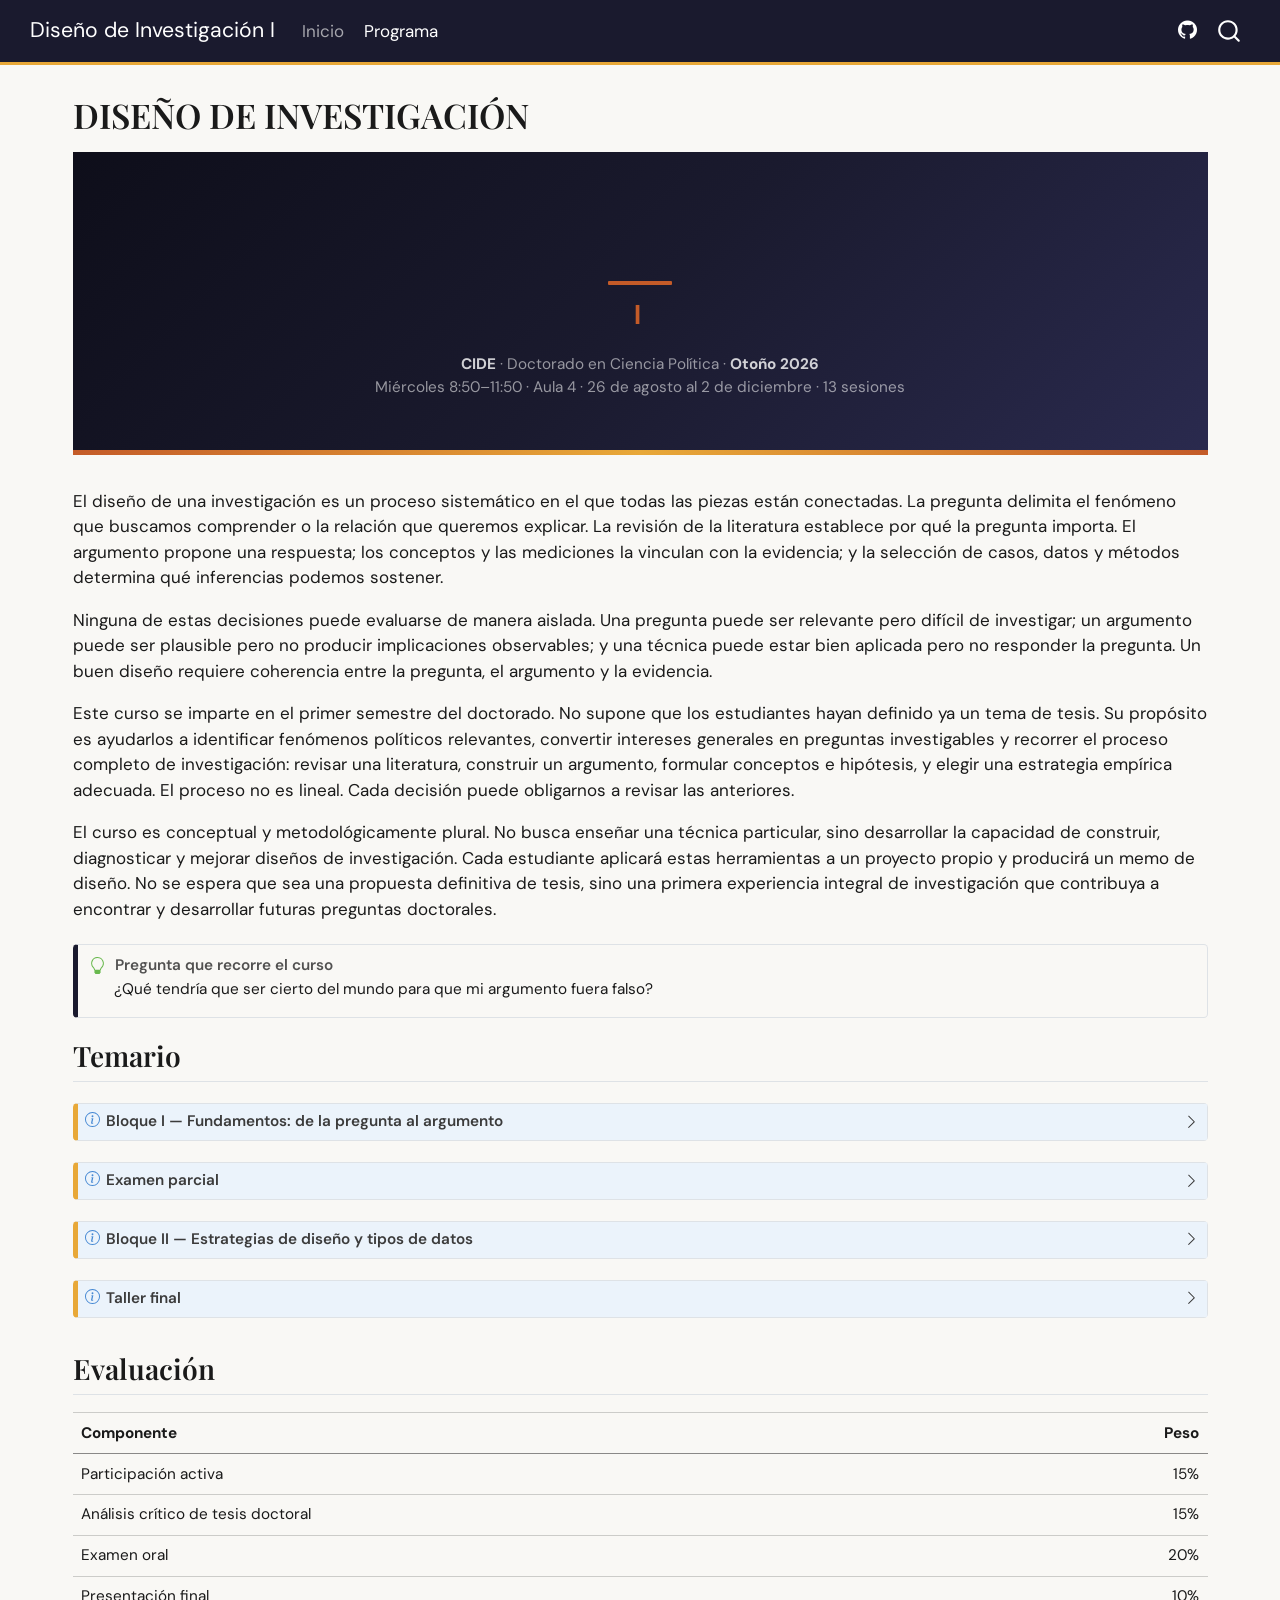
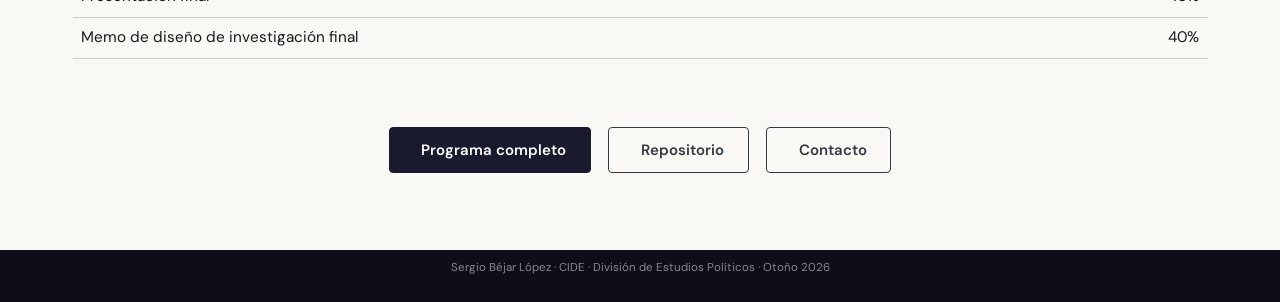
<file: docs/index.html>
<!DOCTYPE html>
<html xmlns="http://www.w3.org/1999/xhtml" lang="es" xml:lang="es"><head>

<meta charset="utf-8">
<meta name="generator" content="quarto-1.7.32">

<meta name="viewport" content="width=device-width, initial-scale=1.0, user-scalable=yes">


<title>Diseño de Investigación I</title>
<style>
code{white-space: pre-wrap;}
span.smallcaps{font-variant: small-caps;}
div.columns{display: flex; gap: min(4vw, 1.5em);}
div.column{flex: auto; overflow-x: auto;}
div.hanging-indent{margin-left: 1.5em; text-indent: -1.5em;}
ul.task-list{list-style: none;}
ul.task-list li input[type="checkbox"] {
  width: 0.8em;
  margin: 0 0.8em 0.2em -1em; /* quarto-specific, see https://github.com/quarto-dev/quarto-cli/issues/4556 */ 
  vertical-align: middle;
}
</style>


<script src="site_libs/quarto-nav/quarto-nav.js"></script>
<script src="site_libs/clipboard/clipboard.min.js"></script>
<script src="site_libs/quarto-search/autocomplete.umd.js"></script>
<script src="site_libs/quarto-search/fuse.min.js"></script>
<script src="site_libs/quarto-search/quarto-search.js"></script>
<meta name="quarto:offset" content="./">
<script src="site_libs/quarto-html/quarto.js" type="module"></script>
<script src="site_libs/quarto-html/tabsets/tabsets.js" type="module"></script>
<script src="site_libs/quarto-html/popper.min.js"></script>
<script src="site_libs/quarto-html/tippy.umd.min.js"></script>
<script src="site_libs/quarto-html/anchor.min.js"></script>
<link href="site_libs/quarto-html/tippy.css" rel="stylesheet">
<link href="site_libs/quarto-html/quarto-syntax-highlighting-37eea08aefeeee20ff55810ff984fec1.css" rel="stylesheet" id="quarto-text-highlighting-styles">
<script src="site_libs/bootstrap/bootstrap.min.js"></script>
<link href="site_libs/bootstrap/bootstrap-icons.css" rel="stylesheet">
<link href="site_libs/bootstrap/bootstrap-8301a78ce714087c76577a75b21f35fc.min.css" rel="stylesheet" append-hash="true" id="quarto-bootstrap" data-mode="light">
<script id="quarto-search-options" type="application/json">{
  "location": "navbar",
  "copy-button": false,
  "collapse-after": 3,
  "panel-placement": "end",
  "type": "overlay",
  "limit": 50,
  "keyboard-shortcut": [
    "f",
    "/",
    "s"
  ],
  "show-item-context": false,
  "language": {
    "search-no-results-text": "Sin resultados",
    "search-matching-documents-text": "documentos encontrados",
    "search-copy-link-title": "Copiar el enlace en la búsqueda",
    "search-hide-matches-text": "Ocultar resultados adicionales",
    "search-more-match-text": "resultado adicional en este documento",
    "search-more-matches-text": "resultados adicionales en este documento",
    "search-clear-button-title": "Borrar",
    "search-text-placeholder": "",
    "search-detached-cancel-button-title": "Cancelar",
    "search-submit-button-title": "Enviar",
    "search-label": "Buscar"
  }
}</script>


</head>

<body class="nav-fixed quarto-light">

<div id="quarto-search-results"></div>
  <header id="quarto-header" class="headroom fixed-top">
    <nav class="navbar navbar-expand-lg " data-bs-theme="dark">
      <div class="navbar-container container-fluid">
      <div class="navbar-brand-container mx-auto">
    <a class="navbar-brand" href="./index.html">
    <span class="navbar-title">Diseño de Investigación I</span>
    </a>
  </div>
            <div id="quarto-search" class="" title="Buscar"></div>
          <button class="navbar-toggler" type="button" data-bs-toggle="collapse" data-bs-target="#navbarCollapse" aria-controls="navbarCollapse" role="menu" aria-expanded="false" aria-label="Navegación de palanca" onclick="if (window.quartoToggleHeadroom) { window.quartoToggleHeadroom(); }">
  <span class="navbar-toggler-icon"></span>
</button>
          <div class="collapse navbar-collapse" id="navbarCollapse">
            <ul class="navbar-nav navbar-nav-scroll me-auto">
  <li class="nav-item">
    <a class="nav-link active" href="./index.html" aria-current="page"> 
<span class="menu-text">Inicio</span></a>
  </li>  
  <li class="nav-item">
    <a class="nav-link" href="./programa.html"> 
<span class="menu-text">Programa</span></a>
  </li>  
</ul>
            <ul class="navbar-nav navbar-nav-scroll ms-auto">
  <li class="nav-item compact">
    <a class="nav-link" href="https://github.com/Sergio-Bejar/diseno-investigacion"> <i class="bi bi-github" role="img" aria-label="GitHub">
</i> 
<span class="menu-text"></span></a>
  </li>  
</ul>
          </div> <!-- /navcollapse -->
            <div class="quarto-navbar-tools">
</div>
      </div> <!-- /container-fluid -->
    </nav>
</header>
<!-- content -->
<div id="quarto-content" class="quarto-container page-columns page-rows-contents page-layout-full page-navbar">
<!-- sidebar -->
<!-- margin-sidebar -->
    
<!-- main -->
<main class="content column-page" id="quarto-document-content"><header id="title-block-header" class="quarto-title-block"><h1 class="title display-7">DISEÑO DE INVESTIGACIÓN</h1></header>




<div class="course-hero">
  
  <div class="accent-line"></div>
  <div class="numeral">I</div>
  <div class="meta">
    <strong>CIDE</strong> · Doctorado en Ciencia Política · <strong>Otoño 2026</strong><br>
    Miércoles 8:50–11:50 · Aula 4 · 26 de agosto al 2 de diciembre · 13 sesiones
  </div>
</div>
<p>El diseño de una investigación es un proceso sistemático en el que todas las piezas están conectadas. La pregunta delimita el fenómeno que buscamos comprender o la relación que queremos explicar. La revisión de la literatura establece por qué la pregunta importa. El argumento propone una respuesta; los conceptos y las mediciones la vinculan con la evidencia; y la selección de casos, datos y métodos determina qué inferencias podemos sostener.</p>
<p>Ninguna de estas decisiones puede evaluarse de manera aislada. Una pregunta puede ser relevante pero difícil de investigar; un argumento puede ser plausible pero no producir implicaciones observables; y una técnica puede estar bien aplicada pero no responder la pregunta. Un buen diseño requiere coherencia entre la pregunta, el argumento y la evidencia.</p>
<p>Este curso se imparte en el primer semestre del doctorado. No supone que los estudiantes hayan definido ya un tema de tesis. Su propósito es ayudarlos a identificar fenómenos políticos relevantes, convertir intereses generales en preguntas investigables y recorrer el proceso completo de investigación: revisar una literatura, construir un argumento, formular conceptos e hipótesis, y elegir una estrategia empírica adecuada. El proceso no es lineal. Cada decisión puede obligarnos a revisar las anteriores.</p>
<p>El curso es conceptual y metodológicamente plural. No busca enseñar una técnica particular, sino desarrollar la capacidad de construir, diagnosticar y mejorar diseños de investigación. Cada estudiante aplicará estas herramientas a un proyecto propio y producirá un memo de diseño. No se espera que sea una propuesta definitiva de tesis, sino una primera experiencia integral de investigación que contribuya a encontrar y desarrollar futuras preguntas doctorales.</p>
<div class="callout callout-style-simple callout-tip callout-titled">
<div class="callout-header d-flex align-content-center">
<div class="callout-icon-container">
<i class="callout-icon"></i>
</div>
<div class="callout-title-container flex-fill">
Pregunta que recorre el curso
</div>
</div>
<div class="callout-body-container callout-body">
<p>¿Qué tendría que ser cierto del mundo para que mi argumento fuera falso?</p>
</div>
</div>
<section id="temario" class="level2">
<h2 class="anchored" data-anchor-id="temario">Temario</h2>
<div class="callout callout-style-default callout-note callout-titled">
<div class="callout-header d-flex align-content-center" data-bs-toggle="collapse" data-bs-target=".callout-2-contents" aria-controls="callout-2" aria-expanded="false" aria-label="Toggle callout">
<div class="callout-icon-container">
<i class="callout-icon"></i>
</div>
<div class="callout-title-container flex-fill">
Bloque I — Fundamentos: de la pregunta al argumento
</div>
<div class="callout-btn-toggle d-inline-block border-0 py-1 ps-1 pe-0 float-end"><i class="callout-toggle"></i></div>
</div>
<div id="callout-2" class="callout-2-contents callout-collapse collapse">
<div class="callout-body-container callout-body">
<ul class="session-list">
  <li><span class="session-num">1</span> <span class="session-title">Presentación del curso e introducción a la epistemología</span>
    <div class="session-readings">Blair et al. (2023)</div>
    <div class="session-hint"><strong>26 ago.</strong> · Presentaciones, temario y primeras preguntas sobre el conocimiento científico</div></li>
  <li><span class="session-num">2</span> <span class="session-title">Epistemología y preguntas de investigación</span>
    <div class="session-readings">Weber (1917) · Popper (1959) · Geddes (2003)</div>
    <div class="session-hint"><strong>2 sep.</strong> · De la demarcación científica a la pregunta investigable · <a href="presentaciones/sesion-02.pdf"><strong>Presentación PDF</strong></a></div></li>
  <li><span class="session-num">3</span> <span class="session-title">La revisión de literatura como argumento</span>
    <div class="session-readings">Knopf (2006) · Trachtenberg (2006) · Gerring (2012)</div>
    <div class="session-hint"><strong>9 sep.</strong> · Identificar un hueco y justificar una contribución</div></li>
  <li><span class="session-num">4</span> <span class="session-title">Causalidad I: argumentos causales y contrafactuales</span>
    <div class="session-readings">Brady (2008) · Fearon (1991)</div>
    <div class="session-hint"><strong>23 sep.</strong> · ¿Qué significa decir que X causa Y? · <a href="presentaciones/sesion-04.pdf"><strong>Presentación PDF</strong></a></div></li>
  <li><span class="session-num">5</span> <span class="session-title">Causalidad II: mecanismos y amenazas a la inferencia</span>
    <div class="session-readings">Morgan &amp; Winship (2015)</div>
    <div class="session-hint"><strong>30 sep.</strong> · Mecanismos y credibilidad de las inferencias causales · <a href="presentaciones/sesion-05.pdf"><strong>Presentación PDF</strong></a></div></li>
  <li><span class="session-num">6</span> <span class="session-title">Hipótesis y expectativas observables</span>
    <div class="session-readings">Geddes (2003) · KKV (1994) · Van Evera (1997)</div>
    <div class="session-hint"><strong>7 oct.</strong> · Derivar implicaciones comprobables y diseñar pruebas cruciales · <a href="presentaciones/sesion-06.pdf"><strong>Presentación PDF</strong></a></div></li>
  <li><span class="session-num">7</span> <span class="session-title">Conceptos, medición y menú de diseños</span>
    <div class="session-readings">Adcock &amp; Collier (2001) · Sartori (1970) · Blair et al. (2023) · Mahoney &amp; Goertz (2006)</div>
    <div class="session-hint"><strong>14 oct.</strong> · Validez de constructo y familias de diseño · <a href="presentaciones/sesion-07.pdf"><strong>Presentación PDF</strong></a></div></li>
</ul>
<p><em>No hay clase el 16 de septiembre.</em></p>
</div>
</div>
</div>
<div class="callout callout-style-default callout-note callout-titled">
<div class="callout-header d-flex align-content-center" data-bs-toggle="collapse" data-bs-target=".callout-3-contents" aria-controls="callout-3" aria-expanded="false" aria-label="Toggle callout">
<div class="callout-icon-container">
<i class="callout-icon"></i>
</div>
<div class="callout-title-container flex-fill">
Examen parcial
</div>
<div class="callout-btn-toggle d-inline-block border-0 py-1 ps-1 pe-0 float-end"><i class="callout-toggle"></i></div>
</div>
<div id="callout-3" class="callout-3-contents callout-collapse collapse">
<div class="callout-body-container callout-body">
<ul class="session-list">
  <li><span class="parcial"><span class="session-num" style="background:#c45b28;">8</span> Examen oral</span>
    <div class="session-hint"><strong>21 oct.</strong> · Diagnóstico oral de un diseño de investigación; aproximadamente 20 minutos por estudiante</div></li>
</ul>
<p><em>No hay clase el 28 de octubre (conferencia WAPOR, UNAM).</em></p>
</div>
</div>
</div>
<div class="callout callout-style-default callout-note callout-titled">
<div class="callout-header d-flex align-content-center" data-bs-toggle="collapse" data-bs-target=".callout-4-contents" aria-controls="callout-4" aria-expanded="false" aria-label="Toggle callout">
<div class="callout-icon-container">
<i class="callout-icon"></i>
</div>
<div class="callout-title-container flex-fill">
Bloque II — Estrategias de diseño y tipos de datos
</div>
<div class="callout-btn-toggle d-inline-block border-0 py-1 ps-1 pe-0 float-end"><i class="callout-toggle"></i></div>
</div>
<div id="callout-4" class="callout-4-contents callout-collapse collapse">
<div class="callout-body-container callout-body">
<ul class="session-list">
  <li><span class="session-num">9</span> <span class="session-title">Selección de casos I: lógica y sesgos de selección</span>
    <div class="session-readings">Geddes (2003) · Gerring (2004) · Seawright &amp; Gerring (2008)</div>
    <div class="session-hint"><strong>4 nov.</strong> · Selección en la variable dependiente y estrategias de selección · <a href="presentaciones/sesion-09.pdf"><strong>Presentación PDF</strong></a></div></li>
  <li><span class="session-num">10</span> <span class="session-title">Selección de casos II: estudios de caso y process tracing</span>
    <div class="session-readings">Bennett &amp; Elman (2006) · Collier (2011)</div>
    <div class="session-hint"><strong>11 nov.</strong> · El estudio de caso como estrategia de inferencia causal</div></li>
  <li><span class="session-num">11</span> <span class="session-title">La lógica de la comparación estadística</span>
    <div class="session-readings">Achen (2005) · Snyder (2001) · KKV (1994)</div>
    <div class="session-hint"><strong>18 nov.</strong> · Entrega: análisis crítico de tesis doctoral (10–12 pp)</div></li>
  <li><span class="session-num">12</span> <span class="session-title">Datos, trabajo de campo y la lógica de los experimentos</span>
    <div class="session-readings">Kapiszewski et al. (2015) · Dunning (2012) · Gerber &amp; Green (2012)</div>
    <div class="session-hint"><strong>25 nov.</strong> · Fuentes de datos, aleatorización y experimentos naturales</div></li>
</ul>
</div>
</div>
</div>
<div class="callout callout-style-default callout-note callout-titled">
<div class="callout-header d-flex align-content-center" data-bs-toggle="collapse" data-bs-target=".callout-5-contents" aria-controls="callout-5" aria-expanded="false" aria-label="Toggle callout">
<div class="callout-icon-container">
<i class="callout-icon"></i>
</div>
<div class="callout-title-container flex-fill">
Taller final
</div>
<div class="callout-btn-toggle d-inline-block border-0 py-1 ps-1 pe-0 float-end"><i class="callout-toggle"></i></div>
</div>
<div id="callout-5" class="callout-5-contents callout-collapse collapse">
<div class="callout-body-container callout-body">
<ul class="session-list">
  <li><span class="session-num">13</span> <span class="session-title">Presentación de memos de diseño de investigación</span>
    <div class="session-hint"><strong>2 dic.</strong> · Entrega: memo final (15–20 pp), 48 horas antes</div></li>
</ul>
</div>
</div>
</div>
</section>
<section id="evaluación" class="level2">
<h2 class="anchored" data-anchor-id="evaluación">Evaluación</h2>
<table class="caption-top table">
<thead>
<tr class="header">
<th style="text-align: left;">Componente</th>
<th style="text-align: right;">Peso</th>
</tr>
</thead>
<tbody>
<tr class="odd">
<td style="text-align: left;">Participación activa</td>
<td style="text-align: right;">15%</td>
</tr>
<tr class="even">
<td style="text-align: left;">Análisis crítico de tesis doctoral</td>
<td style="text-align: right;">15%</td>
</tr>
<tr class="odd">
<td style="text-align: left;">Examen oral</td>
<td style="text-align: right;">20%</td>
</tr>
<tr class="even">
<td style="text-align: left;">Presentación final</td>
<td style="text-align: right;">10%</td>
</tr>
<tr class="odd">
<td style="text-align: left;">Memo de diseño de investigación final</td>
<td style="text-align: right;">40%</td>
</tr>
</tbody>
</table>
<p><br></p>
<div class="action-bar">
  <a href="programa.html" class="btn btn-primary"><i class="fas fa-file-alt"></i>&nbsp; Programa completo</a>
  <a href="https://github.com/Sergio-Bejar/diseno-investigacion" class="btn btn-outline-dark" target="_blank"><i class="fab fa-github"></i>&nbsp; Repositorio</a>
  <a href="mailto:sergio.bejar@cide.edu" class="btn btn-outline-dark"><i class="fas fa-envelope"></i>&nbsp; Contacto</a>
</div>


</section>

</main> <!-- /main -->
<script id="quarto-html-after-body" type="application/javascript">
  window.document.addEventListener("DOMContentLoaded", function (event) {
    const icon = "";
    const anchorJS = new window.AnchorJS();
    anchorJS.options = {
      placement: 'right',
      icon: icon
    };
    anchorJS.add('.anchored');
    const isCodeAnnotation = (el) => {
      for (const clz of el.classList) {
        if (clz.startsWith('code-annotation-')) {                     
          return true;
        }
      }
      return false;
    }
    const onCopySuccess = function(e) {
      // button target
      const button = e.trigger;
      // don't keep focus
      button.blur();
      // flash "checked"
      button.classList.add('code-copy-button-checked');
      var currentTitle = button.getAttribute("title");
      button.setAttribute("title", "Copiado");
      let tooltip;
      if (window.bootstrap) {
        button.setAttribute("data-bs-toggle", "tooltip");
        button.setAttribute("data-bs-placement", "left");
        button.setAttribute("data-bs-title", "Copiado");
        tooltip = new bootstrap.Tooltip(button, 
          { trigger: "manual", 
            customClass: "code-copy-button-tooltip",
            offset: [0, -8]});
        tooltip.show();    
      }
      setTimeout(function() {
        if (tooltip) {
          tooltip.hide();
          button.removeAttribute("data-bs-title");
          button.removeAttribute("data-bs-toggle");
          button.removeAttribute("data-bs-placement");
        }
        button.setAttribute("title", currentTitle);
        button.classList.remove('code-copy-button-checked');
      }, 1000);
      // clear code selection
      e.clearSelection();
    }
    const getTextToCopy = function(trigger) {
        const codeEl = trigger.previousElementSibling.cloneNode(true);
        for (const childEl of codeEl.children) {
          if (isCodeAnnotation(childEl)) {
            childEl.remove();
          }
        }
        return codeEl.innerText;
    }
    const clipboard = new window.ClipboardJS('.code-copy-button:not([data-in-quarto-modal])', {
      text: getTextToCopy
    });
    clipboard.on('success', onCopySuccess);
    if (window.document.getElementById('quarto-embedded-source-code-modal')) {
      const clipboardModal = new window.ClipboardJS('.code-copy-button[data-in-quarto-modal]', {
        text: getTextToCopy,
        container: window.document.getElementById('quarto-embedded-source-code-modal')
      });
      clipboardModal.on('success', onCopySuccess);
    }
      var localhostRegex = new RegExp(/^(?:http|https):\/\/localhost\:?[0-9]*\//);
      var mailtoRegex = new RegExp(/^mailto:/);
        var filterRegex = new RegExp("https:\/\/sergio-bejar\.github\.io\/diseno-investigacion\/");
      var isInternal = (href) => {
          return filterRegex.test(href) || localhostRegex.test(href) || mailtoRegex.test(href);
      }
      // Inspect non-navigation links and adorn them if external
     var links = window.document.querySelectorAll('a[href]:not(.nav-link):not(.navbar-brand):not(.toc-action):not(.sidebar-link):not(.sidebar-item-toggle):not(.pagination-link):not(.no-external):not([aria-hidden]):not(.dropdown-item):not(.quarto-navigation-tool):not(.about-link)');
      for (var i=0; i<links.length; i++) {
        const link = links[i];
        if (!isInternal(link.href)) {
          // undo the damage that might have been done by quarto-nav.js in the case of
          // links that we want to consider external
          if (link.dataset.originalHref !== undefined) {
            link.href = link.dataset.originalHref;
          }
        }
      }
    function tippyHover(el, contentFn, onTriggerFn, onUntriggerFn) {
      const config = {
        allowHTML: true,
        maxWidth: 500,
        delay: 100,
        arrow: false,
        appendTo: function(el) {
            return el.parentElement;
        },
        interactive: true,
        interactiveBorder: 10,
        theme: 'quarto',
        placement: 'bottom-start',
      };
      if (contentFn) {
        config.content = contentFn;
      }
      if (onTriggerFn) {
        config.onTrigger = onTriggerFn;
      }
      if (onUntriggerFn) {
        config.onUntrigger = onUntriggerFn;
      }
      window.tippy(el, config); 
    }
    const noterefs = window.document.querySelectorAll('a[role="doc-noteref"]');
    for (var i=0; i<noterefs.length; i++) {
      const ref = noterefs[i];
      tippyHover(ref, function() {
        // use id or data attribute instead here
        let href = ref.getAttribute('data-footnote-href') || ref.getAttribute('href');
        try { href = new URL(href).hash; } catch {}
        const id = href.replace(/^#\/?/, "");
        const note = window.document.getElementById(id);
        if (note) {
          return note.innerHTML;
        } else {
          return "";
        }
      });
    }
    const xrefs = window.document.querySelectorAll('a.quarto-xref');
    const processXRef = (id, note) => {
      // Strip column container classes
      const stripColumnClz = (el) => {
        el.classList.remove("page-full", "page-columns");
        if (el.children) {
          for (const child of el.children) {
            stripColumnClz(child);
          }
        }
      }
      stripColumnClz(note)
      if (id === null || id.startsWith('sec-')) {
        // Special case sections, only their first couple elements
        const container = document.createElement("div");
        if (note.children && note.children.length > 2) {
          container.appendChild(note.children[0].cloneNode(true));
          for (let i = 1; i < note.children.length; i++) {
            const child = note.children[i];
            if (child.tagName === "P" && child.innerText === "") {
              continue;
            } else {
              container.appendChild(child.cloneNode(true));
              break;
            }
          }
          if (window.Quarto?.typesetMath) {
            window.Quarto.typesetMath(container);
          }
          return container.innerHTML
        } else {
          if (window.Quarto?.typesetMath) {
            window.Quarto.typesetMath(note);
          }
          return note.innerHTML;
        }
      } else {
        // Remove any anchor links if they are present
        const anchorLink = note.querySelector('a.anchorjs-link');
        if (anchorLink) {
          anchorLink.remove();
        }
        if (window.Quarto?.typesetMath) {
          window.Quarto.typesetMath(note);
        }
        if (note.classList.contains("callout")) {
          return note.outerHTML;
        } else {
          return note.innerHTML;
        }
      }
    }
    for (var i=0; i<xrefs.length; i++) {
      const xref = xrefs[i];
      tippyHover(xref, undefined, function(instance) {
        instance.disable();
        let url = xref.getAttribute('href');
        let hash = undefined; 
        if (url.startsWith('#')) {
          hash = url;
        } else {
          try { hash = new URL(url).hash; } catch {}
        }
        if (hash) {
          const id = hash.replace(/^#\/?/, "");
          const note = window.document.getElementById(id);
          if (note !== null) {
            try {
              const html = processXRef(id, note.cloneNode(true));
              instance.setContent(html);
            } finally {
              instance.enable();
              instance.show();
            }
          } else {
            // See if we can fetch this
            fetch(url.split('#')[0])
            .then(res => res.text())
            .then(html => {
              const parser = new DOMParser();
              const htmlDoc = parser.parseFromString(html, "text/html");
              const note = htmlDoc.getElementById(id);
              if (note !== null) {
                const html = processXRef(id, note);
                instance.setContent(html);
              } 
            }).finally(() => {
              instance.enable();
              instance.show();
            });
          }
        } else {
          // See if we can fetch a full url (with no hash to target)
          // This is a special case and we should probably do some content thinning / targeting
          fetch(url)
          .then(res => res.text())
          .then(html => {
            const parser = new DOMParser();
            const htmlDoc = parser.parseFromString(html, "text/html");
            const note = htmlDoc.querySelector('main.content');
            if (note !== null) {
              // This should only happen for chapter cross references
              // (since there is no id in the URL)
              // remove the first header
              if (note.children.length > 0 && note.children[0].tagName === "HEADER") {
                note.children[0].remove();
              }
              const html = processXRef(null, note);
              instance.setContent(html);
            } 
          }).finally(() => {
            instance.enable();
            instance.show();
          });
        }
      }, function(instance) {
      });
    }
        let selectedAnnoteEl;
        const selectorForAnnotation = ( cell, annotation) => {
          let cellAttr = 'data-code-cell="' + cell + '"';
          let lineAttr = 'data-code-annotation="' +  annotation + '"';
          const selector = 'span[' + cellAttr + '][' + lineAttr + ']';
          return selector;
        }
        const selectCodeLines = (annoteEl) => {
          const doc = window.document;
          const targetCell = annoteEl.getAttribute("data-target-cell");
          const targetAnnotation = annoteEl.getAttribute("data-target-annotation");
          const annoteSpan = window.document.querySelector(selectorForAnnotation(targetCell, targetAnnotation));
          const lines = annoteSpan.getAttribute("data-code-lines").split(",");
          const lineIds = lines.map((line) => {
            return targetCell + "-" + line;
          })
          let top = null;
          let height = null;
          let parent = null;
          if (lineIds.length > 0) {
              //compute the position of the single el (top and bottom and make a div)
              const el = window.document.getElementById(lineIds[0]);
              top = el.offsetTop;
              height = el.offsetHeight;
              parent = el.parentElement.parentElement;
            if (lineIds.length > 1) {
              const lastEl = window.document.getElementById(lineIds[lineIds.length - 1]);
              const bottom = lastEl.offsetTop + lastEl.offsetHeight;
              height = bottom - top;
            }
            if (top !== null && height !== null && parent !== null) {
              // cook up a div (if necessary) and position it 
              let div = window.document.getElementById("code-annotation-line-highlight");
              if (div === null) {
                div = window.document.createElement("div");
                div.setAttribute("id", "code-annotation-line-highlight");
                div.style.position = 'absolute';
                parent.appendChild(div);
              }
              div.style.top = top - 2 + "px";
              div.style.height = height + 4 + "px";
              div.style.left = 0;
              let gutterDiv = window.document.getElementById("code-annotation-line-highlight-gutter");
              if (gutterDiv === null) {
                gutterDiv = window.document.createElement("div");
                gutterDiv.setAttribute("id", "code-annotation-line-highlight-gutter");
                gutterDiv.style.position = 'absolute';
                const codeCell = window.document.getElementById(targetCell);
                const gutter = codeCell.querySelector('.code-annotation-gutter');
                gutter.appendChild(gutterDiv);
              }
              gutterDiv.style.top = top - 2 + "px";
              gutterDiv.style.height = height + 4 + "px";
            }
            selectedAnnoteEl = annoteEl;
          }
        };
        const unselectCodeLines = () => {
          const elementsIds = ["code-annotation-line-highlight", "code-annotation-line-highlight-gutter"];
          elementsIds.forEach((elId) => {
            const div = window.document.getElementById(elId);
            if (div) {
              div.remove();
            }
          });
          selectedAnnoteEl = undefined;
        };
          // Handle positioning of the toggle
      window.addEventListener(
        "resize",
        throttle(() => {
          elRect = undefined;
          if (selectedAnnoteEl) {
            selectCodeLines(selectedAnnoteEl);
          }
        }, 10)
      );
      function throttle(fn, ms) {
      let throttle = false;
      let timer;
        return (...args) => {
          if(!throttle) { // first call gets through
              fn.apply(this, args);
              throttle = true;
          } else { // all the others get throttled
              if(timer) clearTimeout(timer); // cancel #2
              timer = setTimeout(() => {
                fn.apply(this, args);
                timer = throttle = false;
              }, ms);
          }
        };
      }
        // Attach click handler to the DT
        const annoteDls = window.document.querySelectorAll('dt[data-target-cell]');
        for (const annoteDlNode of annoteDls) {
          annoteDlNode.addEventListener('click', (event) => {
            const clickedEl = event.target;
            if (clickedEl !== selectedAnnoteEl) {
              unselectCodeLines();
              const activeEl = window.document.querySelector('dt[data-target-cell].code-annotation-active');
              if (activeEl) {
                activeEl.classList.remove('code-annotation-active');
              }
              selectCodeLines(clickedEl);
              clickedEl.classList.add('code-annotation-active');
            } else {
              // Unselect the line
              unselectCodeLines();
              clickedEl.classList.remove('code-annotation-active');
            }
          });
        }
    const findCites = (el) => {
      const parentEl = el.parentElement;
      if (parentEl) {
        const cites = parentEl.dataset.cites;
        if (cites) {
          return {
            el,
            cites: cites.split(' ')
          };
        } else {
          return findCites(el.parentElement)
        }
      } else {
        return undefined;
      }
    };
    var bibliorefs = window.document.querySelectorAll('a[role="doc-biblioref"]');
    for (var i=0; i<bibliorefs.length; i++) {
      const ref = bibliorefs[i];
      const citeInfo = findCites(ref);
      if (citeInfo) {
        tippyHover(citeInfo.el, function() {
          var popup = window.document.createElement('div');
          citeInfo.cites.forEach(function(cite) {
            var citeDiv = window.document.createElement('div');
            citeDiv.classList.add('hanging-indent');
            citeDiv.classList.add('csl-entry');
            var biblioDiv = window.document.getElementById('ref-' + cite);
            if (biblioDiv) {
              citeDiv.innerHTML = biblioDiv.innerHTML;
            }
            popup.appendChild(citeDiv);
          });
          return popup.innerHTML;
        });
      }
    }
  });
  </script>
</div> <!-- /content -->
<footer class="footer">
  <div class="nav-footer">
    <div class="nav-footer-left">
      &nbsp;
    </div>   
    <div class="nav-footer-center">
<p>Sergio Béjar López · CIDE · División de Estudios Políticos · Otoño 2026</p>
</div>
    <div class="nav-footer-right">
      &nbsp;
    </div>
  </div>
</footer>




</body></html>
</file>
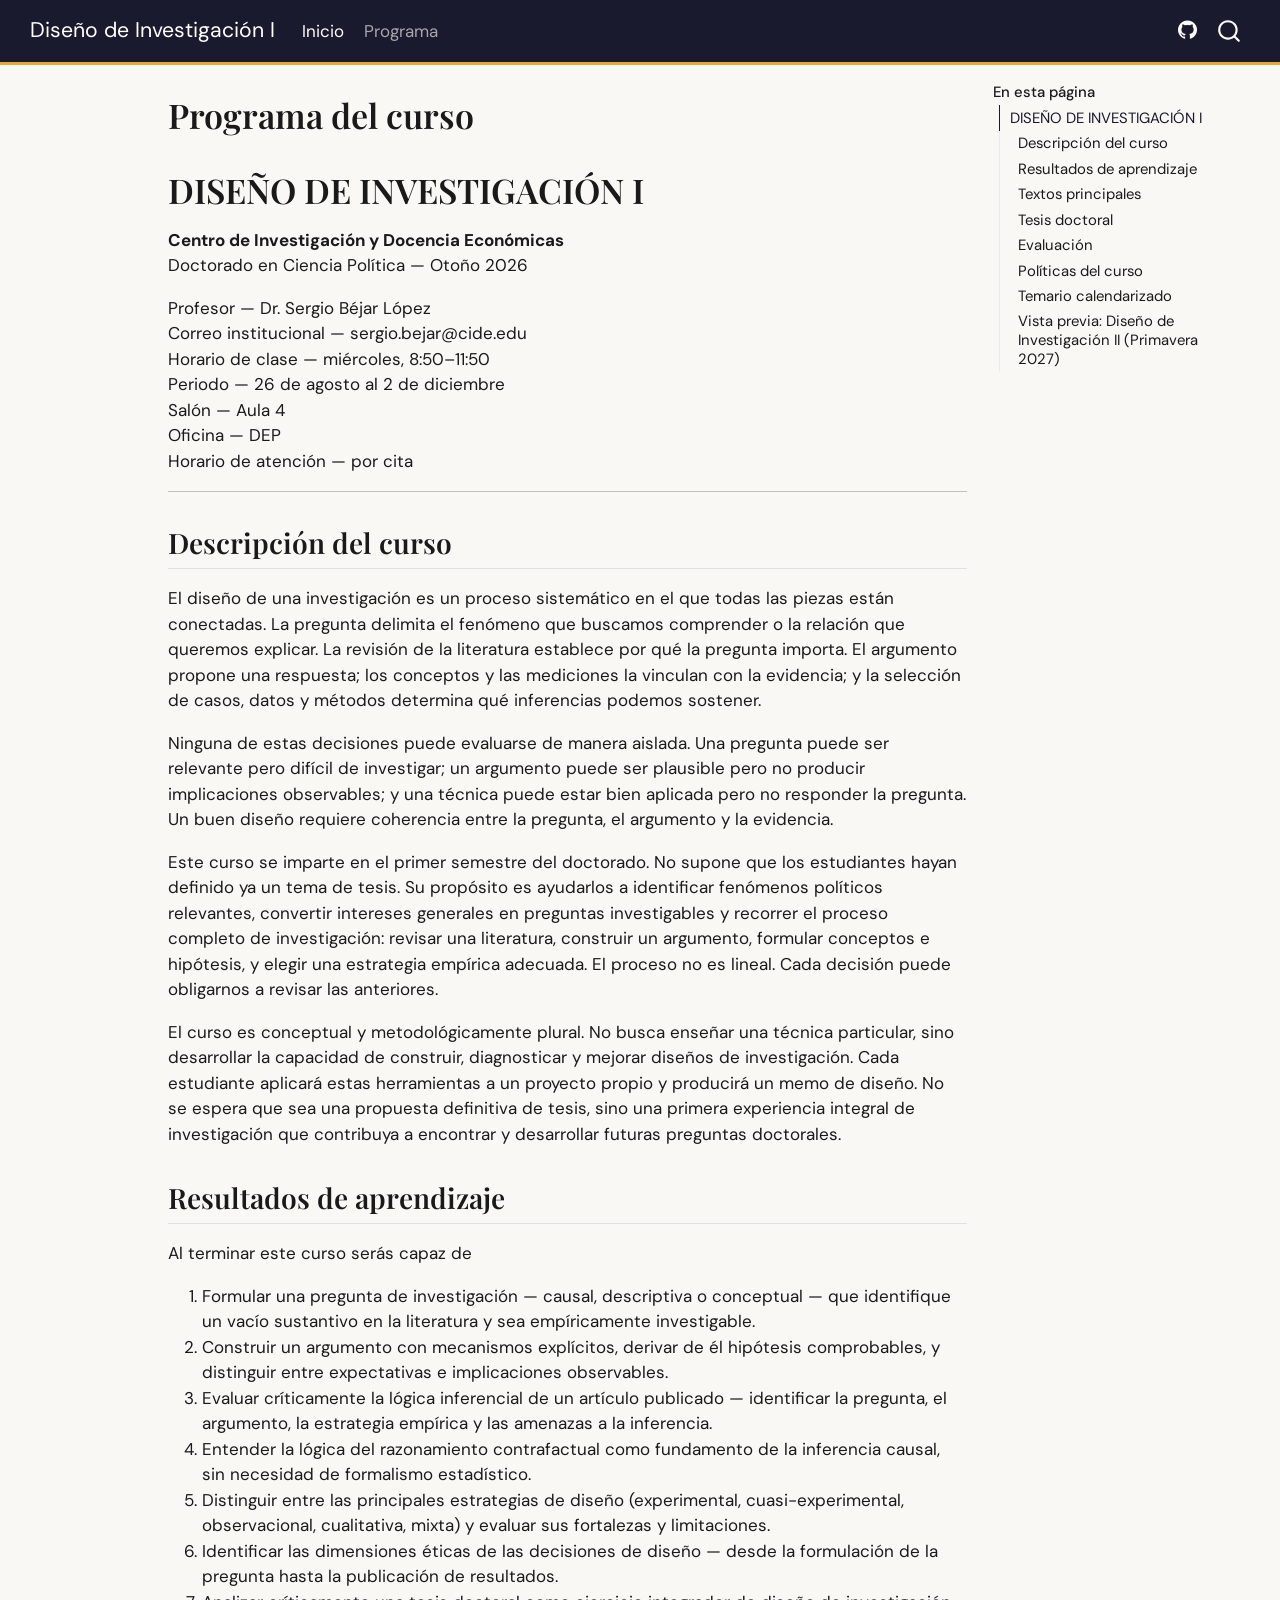
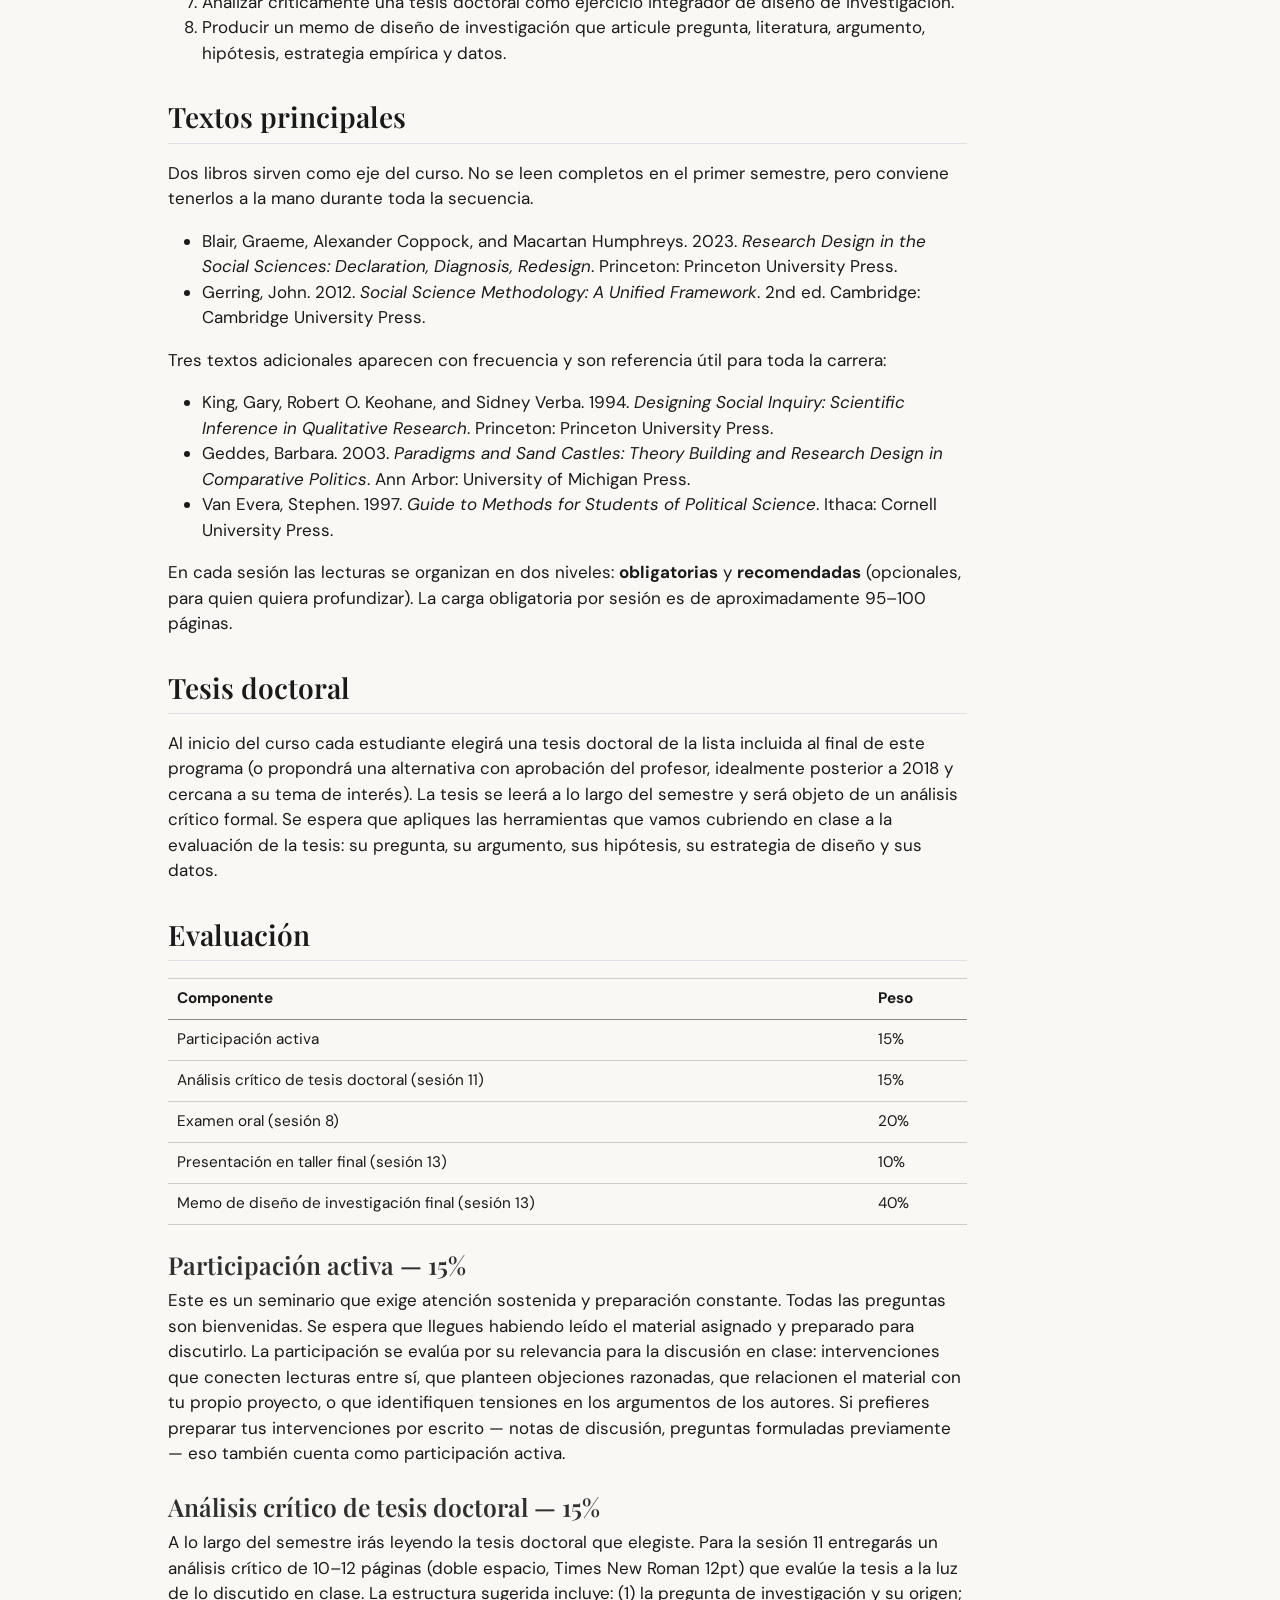
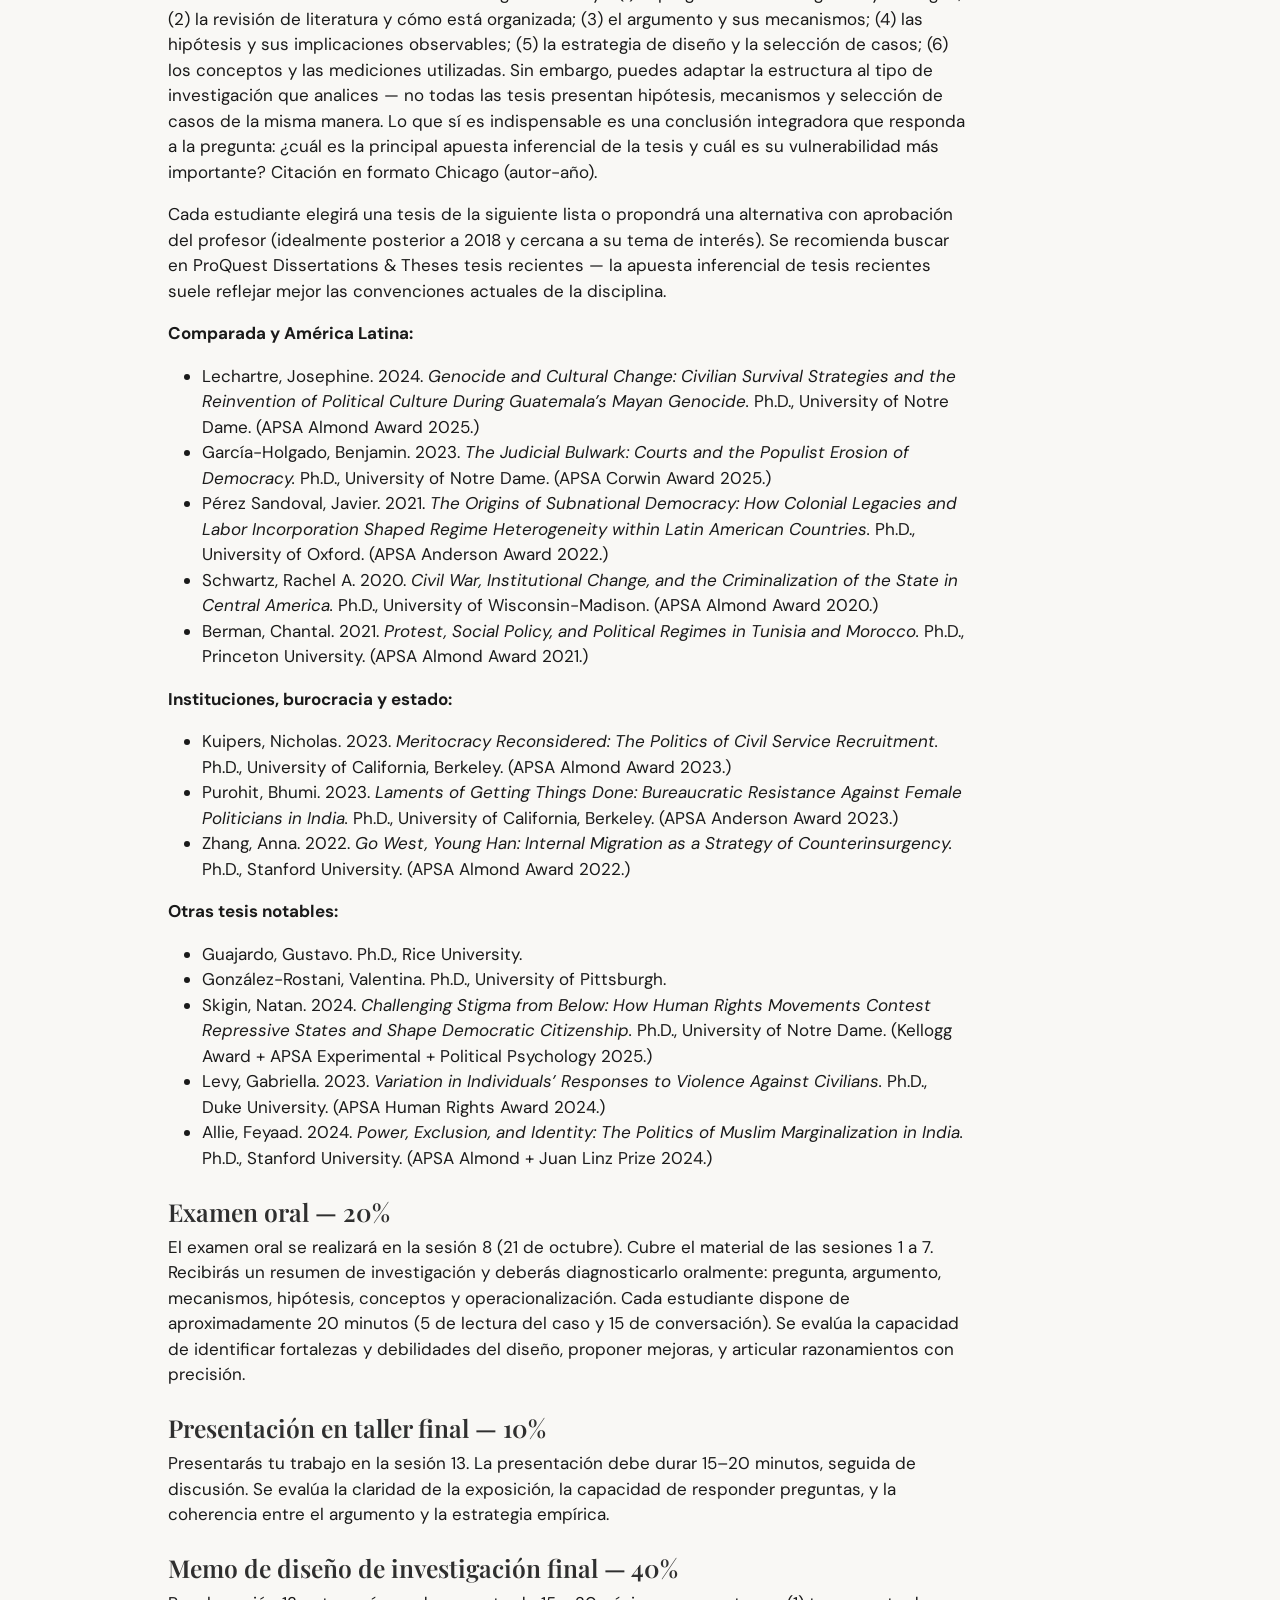
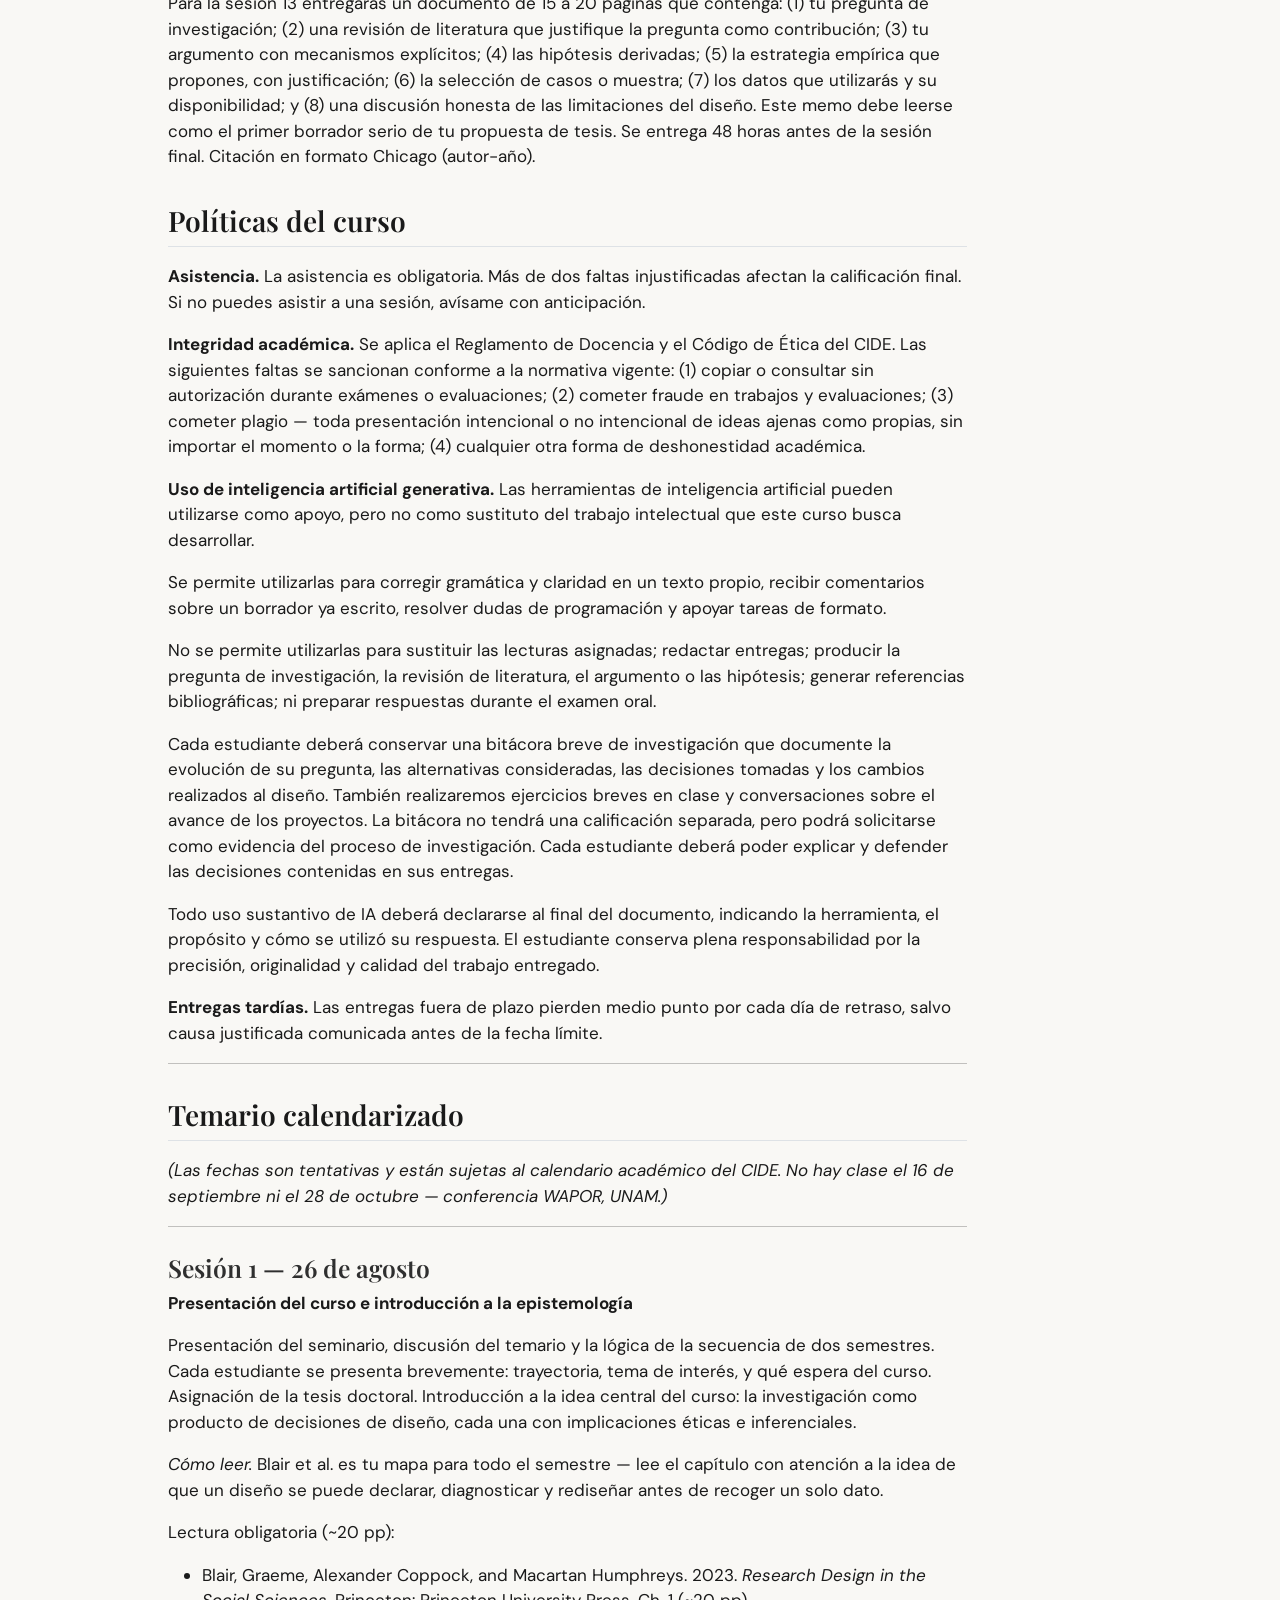
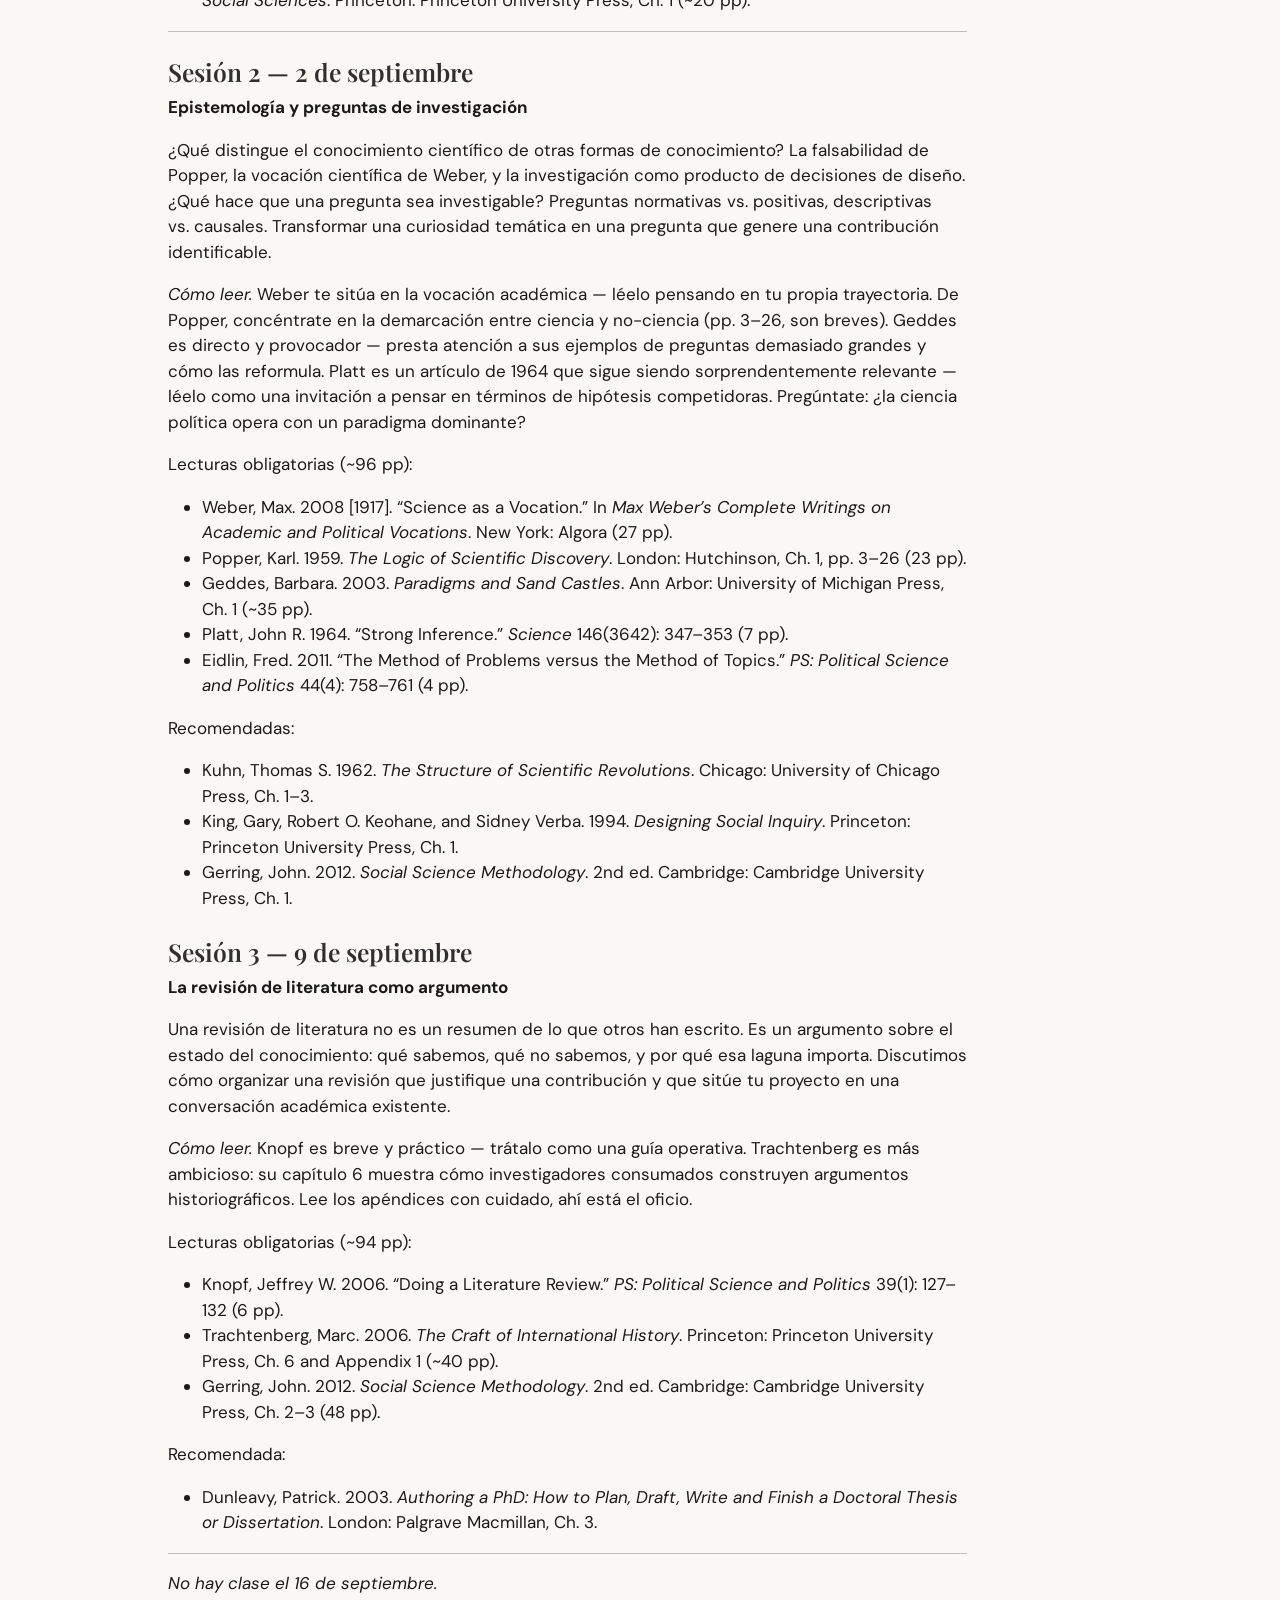
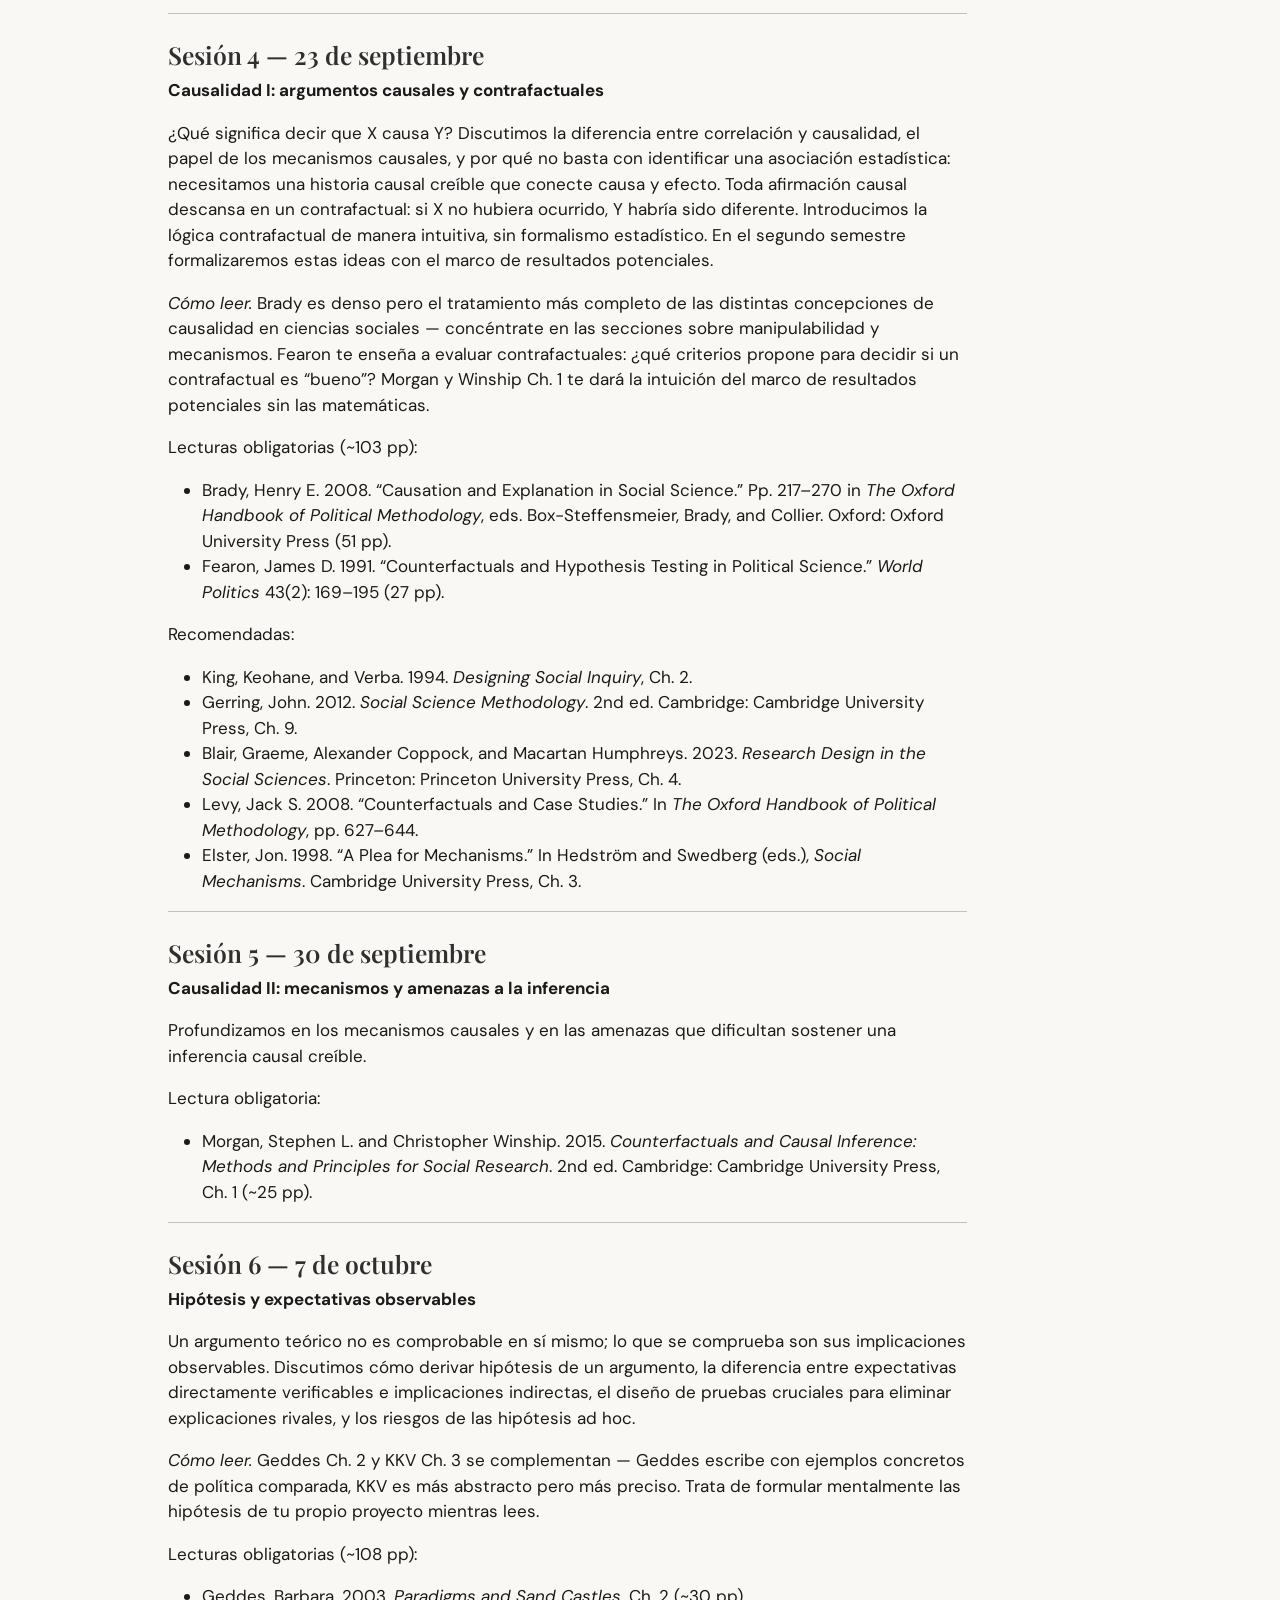
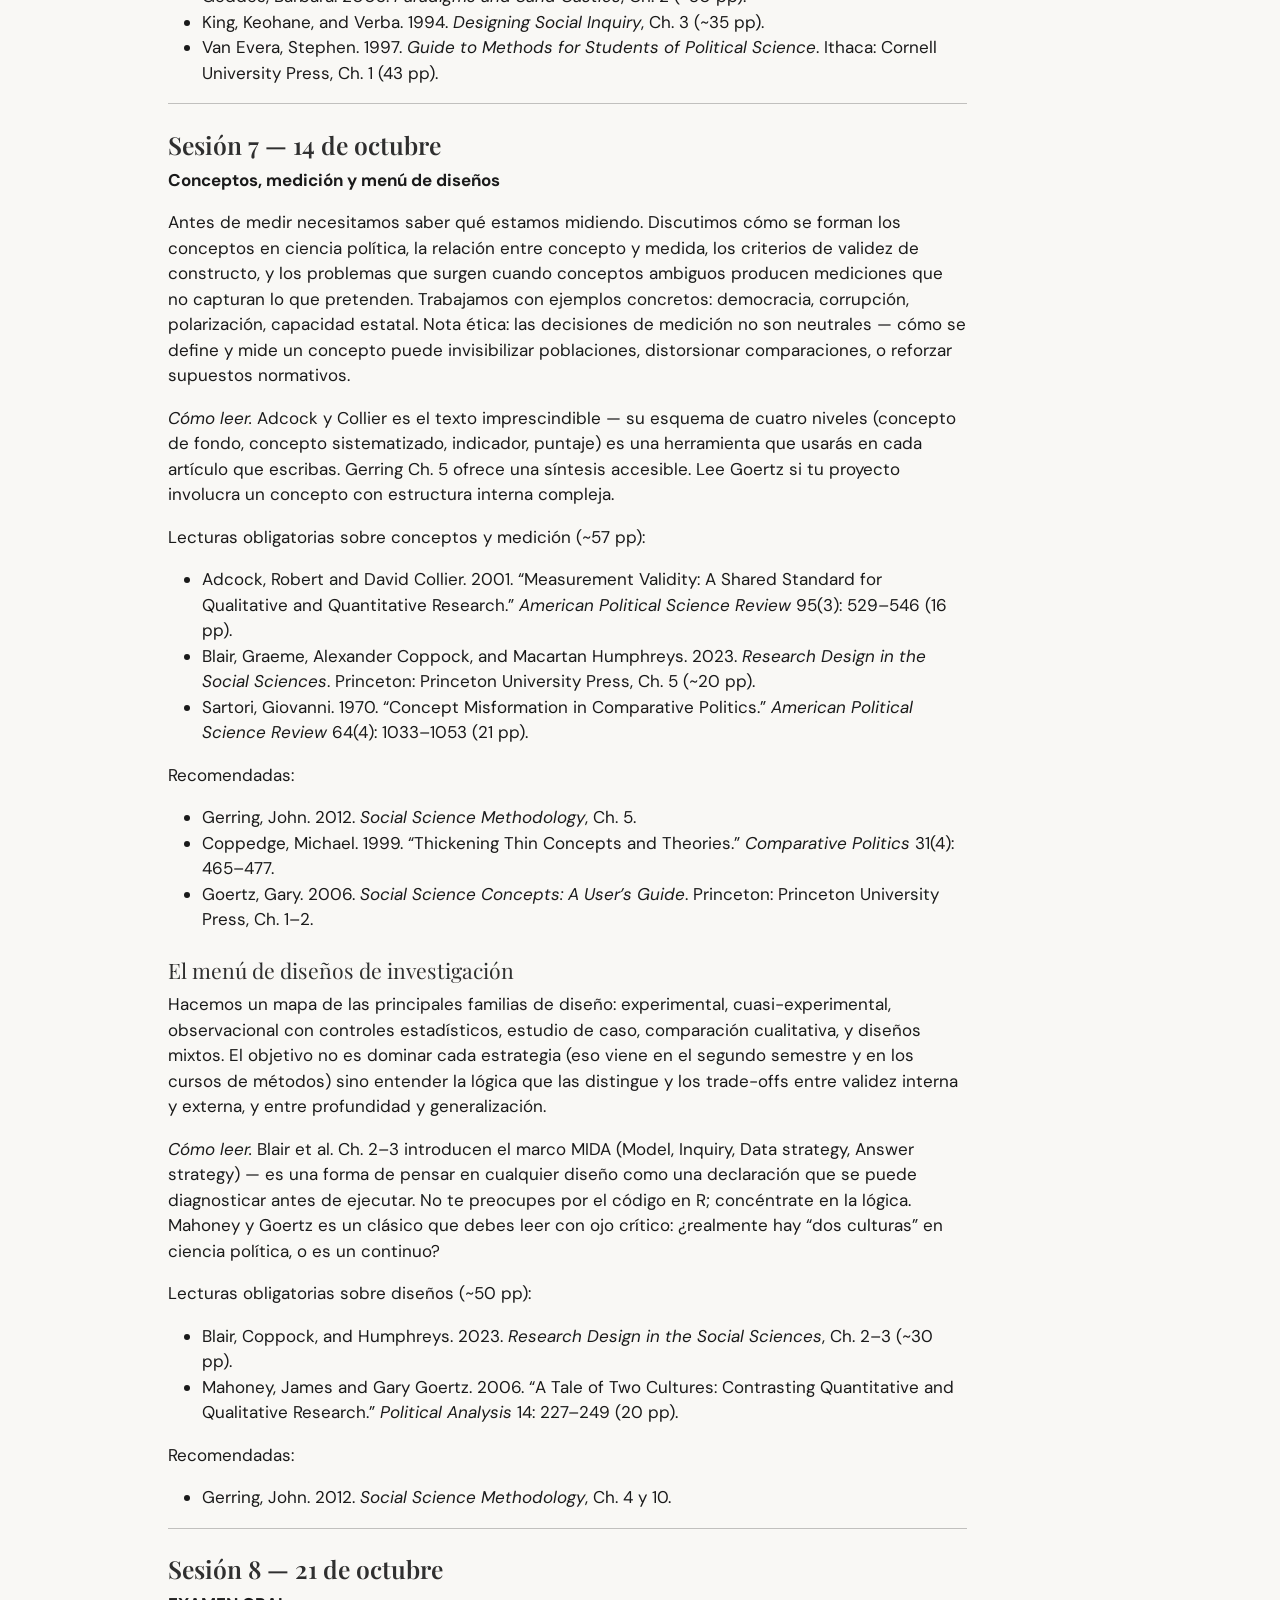
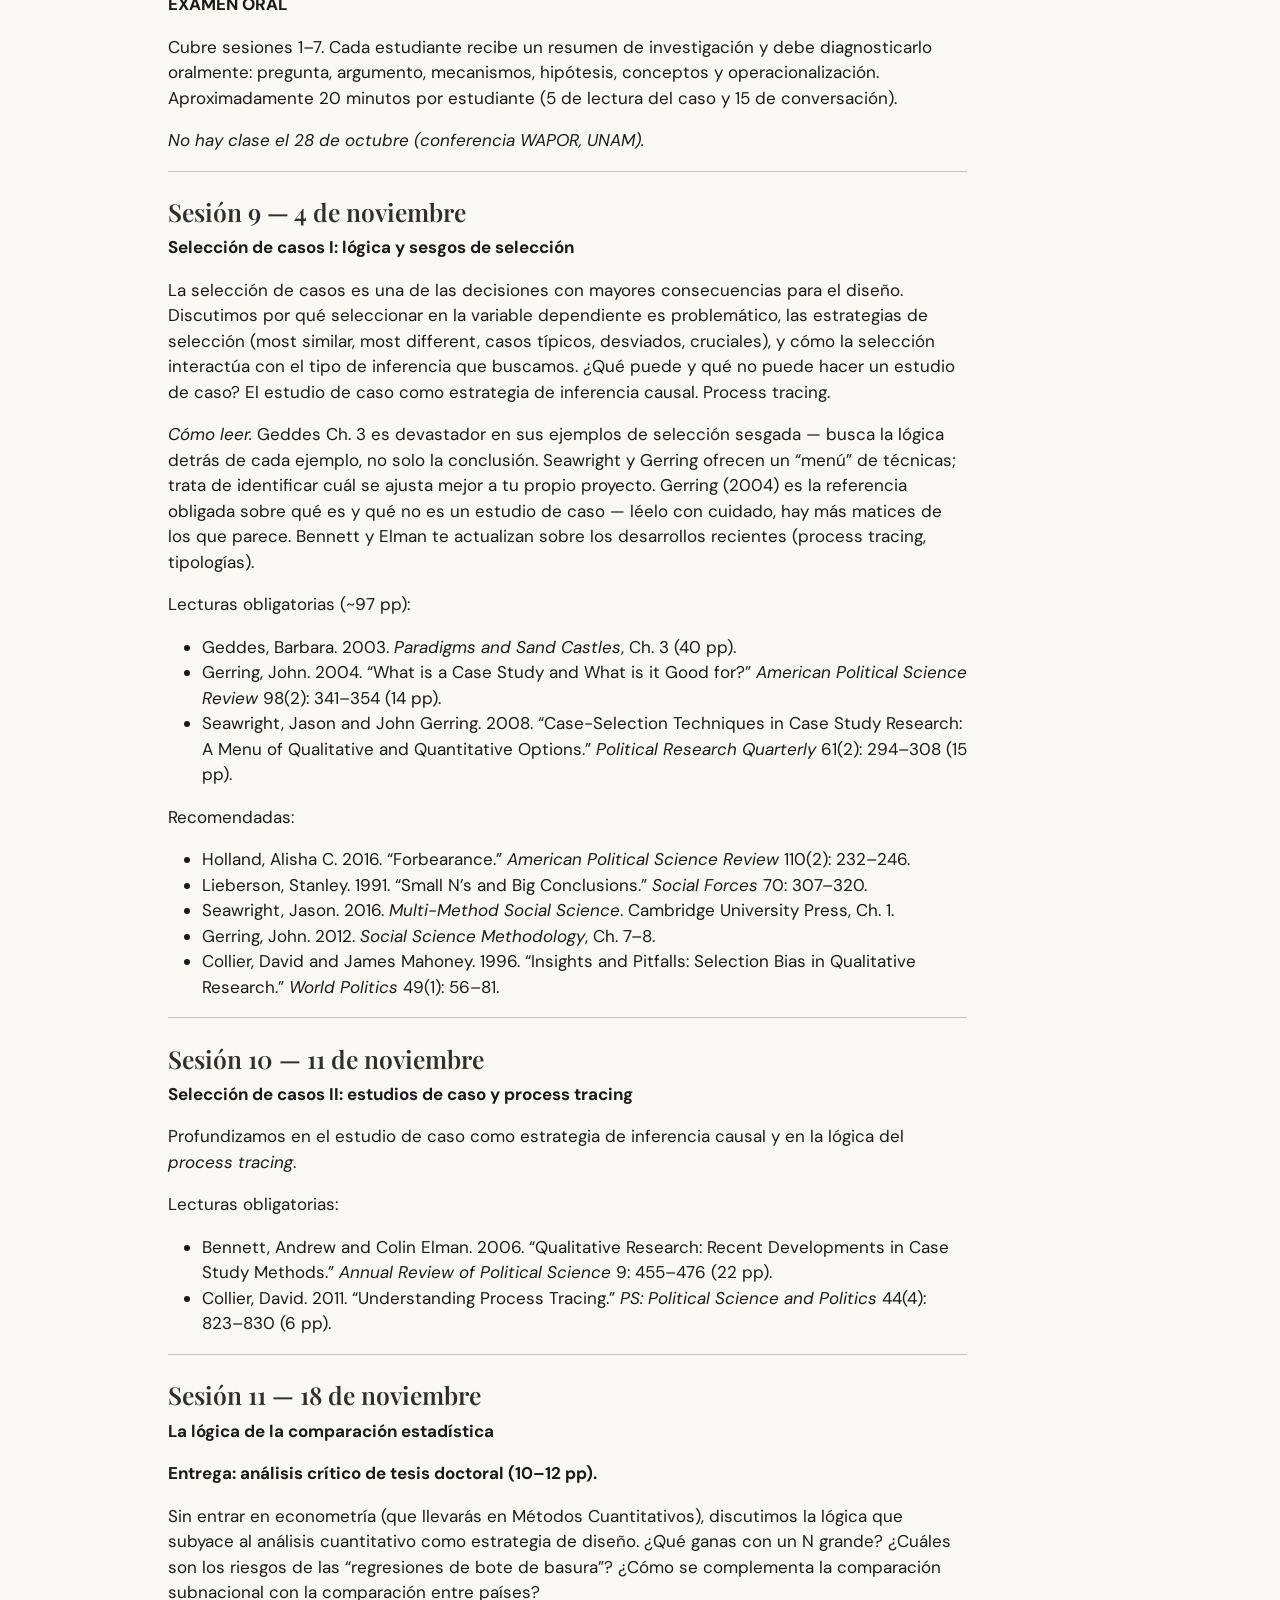
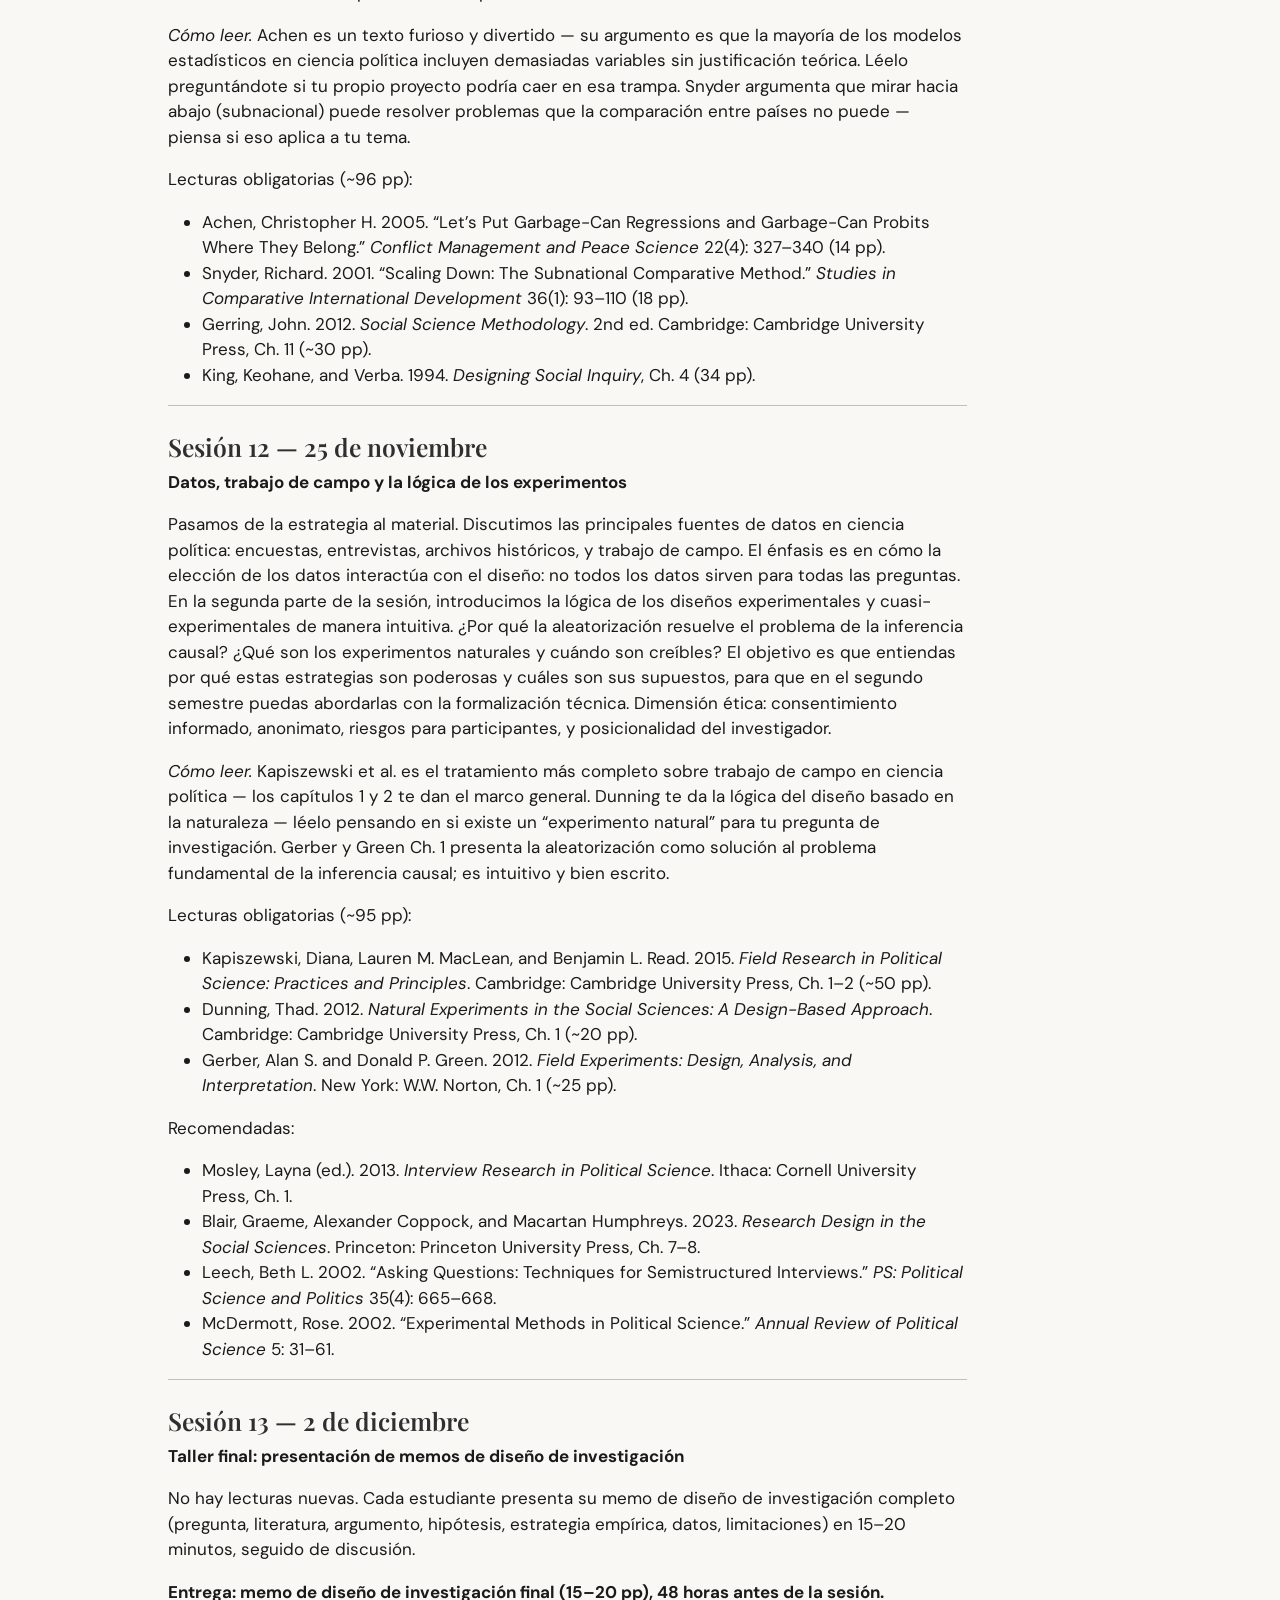
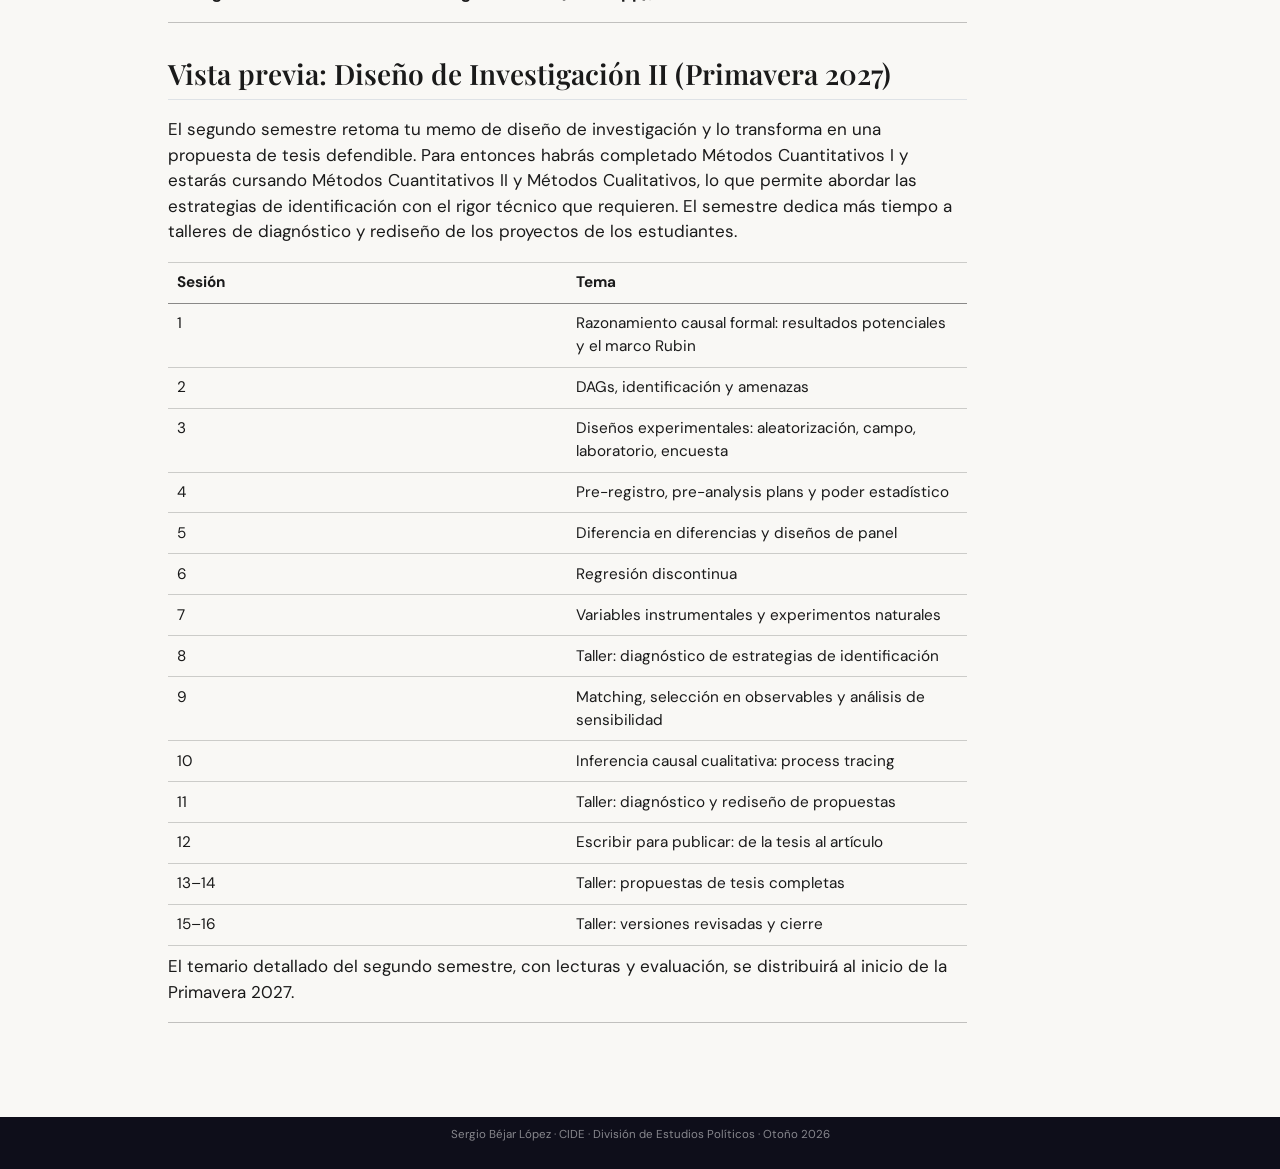
<file: docs/programa.html>
<!DOCTYPE html>
<html xmlns="http://www.w3.org/1999/xhtml" lang="es" xml:lang="es"><head>

<meta charset="utf-8">
<meta name="generator" content="quarto-1.7.32">

<meta name="viewport" content="width=device-width, initial-scale=1.0, user-scalable=yes">


<title>Programa del curso – Diseño de Investigación I</title>
<style>
code{white-space: pre-wrap;}
span.smallcaps{font-variant: small-caps;}
div.columns{display: flex; gap: min(4vw, 1.5em);}
div.column{flex: auto; overflow-x: auto;}
div.hanging-indent{margin-left: 1.5em; text-indent: -1.5em;}
ul.task-list{list-style: none;}
ul.task-list li input[type="checkbox"] {
  width: 0.8em;
  margin: 0 0.8em 0.2em -1em; /* quarto-specific, see https://github.com/quarto-dev/quarto-cli/issues/4556 */ 
  vertical-align: middle;
}
</style>


<script src="site_libs/quarto-nav/quarto-nav.js"></script>
<script src="site_libs/clipboard/clipboard.min.js"></script>
<script src="site_libs/quarto-search/autocomplete.umd.js"></script>
<script src="site_libs/quarto-search/fuse.min.js"></script>
<script src="site_libs/quarto-search/quarto-search.js"></script>
<meta name="quarto:offset" content="./">
<script src="site_libs/quarto-html/quarto.js" type="module"></script>
<script src="site_libs/quarto-html/tabsets/tabsets.js" type="module"></script>
<script src="site_libs/quarto-html/popper.min.js"></script>
<script src="site_libs/quarto-html/tippy.umd.min.js"></script>
<script src="site_libs/quarto-html/anchor.min.js"></script>
<link href="site_libs/quarto-html/tippy.css" rel="stylesheet">
<link href="site_libs/quarto-html/quarto-syntax-highlighting-37eea08aefeeee20ff55810ff984fec1.css" rel="stylesheet" id="quarto-text-highlighting-styles">
<script src="site_libs/bootstrap/bootstrap.min.js"></script>
<link href="site_libs/bootstrap/bootstrap-icons.css" rel="stylesheet">
<link href="site_libs/bootstrap/bootstrap-8301a78ce714087c76577a75b21f35fc.min.css" rel="stylesheet" append-hash="true" id="quarto-bootstrap" data-mode="light">
<script id="quarto-search-options" type="application/json">{
  "location": "navbar",
  "copy-button": false,
  "collapse-after": 3,
  "panel-placement": "end",
  "type": "overlay",
  "limit": 50,
  "keyboard-shortcut": [
    "f",
    "/",
    "s"
  ],
  "show-item-context": false,
  "language": {
    "search-no-results-text": "Sin resultados",
    "search-matching-documents-text": "documentos encontrados",
    "search-copy-link-title": "Copiar el enlace en la búsqueda",
    "search-hide-matches-text": "Ocultar resultados adicionales",
    "search-more-match-text": "resultado adicional en este documento",
    "search-more-matches-text": "resultados adicionales en este documento",
    "search-clear-button-title": "Borrar",
    "search-text-placeholder": "",
    "search-detached-cancel-button-title": "Cancelar",
    "search-submit-button-title": "Enviar",
    "search-label": "Buscar"
  }
}</script>


</head>

<body class="nav-fixed quarto-light">

<div id="quarto-search-results"></div>
  <header id="quarto-header" class="headroom fixed-top">
    <nav class="navbar navbar-expand-lg " data-bs-theme="dark">
      <div class="navbar-container container-fluid">
      <div class="navbar-brand-container mx-auto">
    <a class="navbar-brand" href="./index.html">
    <span class="navbar-title">Diseño de Investigación I</span>
    </a>
  </div>
            <div id="quarto-search" class="" title="Buscar"></div>
          <button class="navbar-toggler" type="button" data-bs-toggle="collapse" data-bs-target="#navbarCollapse" aria-controls="navbarCollapse" role="menu" aria-expanded="false" aria-label="Navegación de palanca" onclick="if (window.quartoToggleHeadroom) { window.quartoToggleHeadroom(); }">
  <span class="navbar-toggler-icon"></span>
</button>
          <div class="collapse navbar-collapse" id="navbarCollapse">
            <ul class="navbar-nav navbar-nav-scroll me-auto">
  <li class="nav-item">
    <a class="nav-link" href="./index.html"> 
<span class="menu-text">Inicio</span></a>
  </li>  
  <li class="nav-item">
    <a class="nav-link active" href="./programa.html" aria-current="page"> 
<span class="menu-text">Programa</span></a>
  </li>  
</ul>
            <ul class="navbar-nav navbar-nav-scroll ms-auto">
  <li class="nav-item compact">
    <a class="nav-link" href="https://github.com/Sergio-Bejar/diseno-investigacion"> <i class="bi bi-github" role="img" aria-label="GitHub">
</i> 
<span class="menu-text"></span></a>
  </li>  
</ul>
          </div> <!-- /navcollapse -->
            <div class="quarto-navbar-tools">
</div>
      </div> <!-- /container-fluid -->
    </nav>
</header>
<!-- content -->
<div id="quarto-content" class="quarto-container page-columns page-rows-contents page-layout-article page-navbar">
<!-- sidebar -->
<!-- margin-sidebar -->
    <div id="quarto-margin-sidebar" class="sidebar margin-sidebar">
        <nav id="TOC" role="doc-toc" class="toc-active">
    <h2 id="toc-title">En esta página</h2>
   
  <ul>
  <li><a href="#diseño-de-investigación-i" id="toc-diseño-de-investigación-i" class="nav-link active" data-scroll-target="#diseño-de-investigación-i">DISEÑO DE INVESTIGACIÓN I</a>
  <ul class="collapse">
  <li><a href="#descripción-del-curso" id="toc-descripción-del-curso" class="nav-link" data-scroll-target="#descripción-del-curso">Descripción del curso</a></li>
  <li><a href="#resultados-de-aprendizaje" id="toc-resultados-de-aprendizaje" class="nav-link" data-scroll-target="#resultados-de-aprendizaje">Resultados de aprendizaje</a></li>
  <li><a href="#textos-principales" id="toc-textos-principales" class="nav-link" data-scroll-target="#textos-principales">Textos principales</a></li>
  <li><a href="#tesis-doctoral" id="toc-tesis-doctoral" class="nav-link" data-scroll-target="#tesis-doctoral">Tesis doctoral</a></li>
  <li><a href="#evaluación" id="toc-evaluación" class="nav-link" data-scroll-target="#evaluación">Evaluación</a>
  <ul class="collapse">
  <li><a href="#participación-activa-15" id="toc-participación-activa-15" class="nav-link" data-scroll-target="#participación-activa-15">Participación activa — 15%</a></li>
  <li><a href="#análisis-crítico-de-tesis-doctoral-15" id="toc-análisis-crítico-de-tesis-doctoral-15" class="nav-link" data-scroll-target="#análisis-crítico-de-tesis-doctoral-15">Análisis crítico de tesis doctoral — 15%</a></li>
  <li><a href="#examen-oral-20" id="toc-examen-oral-20" class="nav-link" data-scroll-target="#examen-oral-20">Examen oral — 20%</a></li>
  <li><a href="#presentación-en-taller-final-10" id="toc-presentación-en-taller-final-10" class="nav-link" data-scroll-target="#presentación-en-taller-final-10">Presentación en taller final — 10%</a></li>
  <li><a href="#memo-de-diseño-de-investigación-final-40" id="toc-memo-de-diseño-de-investigación-final-40" class="nav-link" data-scroll-target="#memo-de-diseño-de-investigación-final-40">Memo de diseño de investigación final — 40%</a></li>
  </ul></li>
  <li><a href="#políticas-del-curso" id="toc-políticas-del-curso" class="nav-link" data-scroll-target="#políticas-del-curso">Políticas del curso</a></li>
  <li><a href="#temario-calendarizado" id="toc-temario-calendarizado" class="nav-link" data-scroll-target="#temario-calendarizado">Temario calendarizado</a>
  <ul class="collapse">
  <li><a href="#sesión-1-26-de-agosto" id="toc-sesión-1-26-de-agosto" class="nav-link" data-scroll-target="#sesión-1-26-de-agosto">Sesión 1 — 26 de agosto</a></li>
  <li><a href="#sesión-2-2-de-septiembre" id="toc-sesión-2-2-de-septiembre" class="nav-link" data-scroll-target="#sesión-2-2-de-septiembre">Sesión 2 — 2 de septiembre</a></li>
  <li><a href="#sesión-3-9-de-septiembre" id="toc-sesión-3-9-de-septiembre" class="nav-link" data-scroll-target="#sesión-3-9-de-septiembre">Sesión 3 — 9 de septiembre</a></li>
  <li><a href="#sesión-4-23-de-septiembre" id="toc-sesión-4-23-de-septiembre" class="nav-link" data-scroll-target="#sesión-4-23-de-septiembre">Sesión 4 — 23 de septiembre</a></li>
  <li><a href="#sesión-5-30-de-septiembre" id="toc-sesión-5-30-de-septiembre" class="nav-link" data-scroll-target="#sesión-5-30-de-septiembre">Sesión 5 — 30 de septiembre</a></li>
  <li><a href="#sesión-6-7-de-octubre" id="toc-sesión-6-7-de-octubre" class="nav-link" data-scroll-target="#sesión-6-7-de-octubre">Sesión 6 — 7 de octubre</a></li>
  <li><a href="#sesión-7-14-de-octubre" id="toc-sesión-7-14-de-octubre" class="nav-link" data-scroll-target="#sesión-7-14-de-octubre">Sesión 7 — 14 de octubre</a></li>
  <li><a href="#sesión-8-21-de-octubre" id="toc-sesión-8-21-de-octubre" class="nav-link" data-scroll-target="#sesión-8-21-de-octubre">Sesión 8 — 21 de octubre</a></li>
  <li><a href="#sesión-9-4-de-noviembre" id="toc-sesión-9-4-de-noviembre" class="nav-link" data-scroll-target="#sesión-9-4-de-noviembre">Sesión 9 — 4 de noviembre</a></li>
  <li><a href="#sesión-10-11-de-noviembre" id="toc-sesión-10-11-de-noviembre" class="nav-link" data-scroll-target="#sesión-10-11-de-noviembre">Sesión 10 — 11 de noviembre</a></li>
  <li><a href="#sesión-11-18-de-noviembre" id="toc-sesión-11-18-de-noviembre" class="nav-link" data-scroll-target="#sesión-11-18-de-noviembre">Sesión 11 — 18 de noviembre</a></li>
  <li><a href="#sesión-12-25-de-noviembre" id="toc-sesión-12-25-de-noviembre" class="nav-link" data-scroll-target="#sesión-12-25-de-noviembre">Sesión 12 — 25 de noviembre</a></li>
  <li><a href="#sesión-13-2-de-diciembre" id="toc-sesión-13-2-de-diciembre" class="nav-link" data-scroll-target="#sesión-13-2-de-diciembre">Sesión 13 — 2 de diciembre</a></li>
  </ul></li>
  <li><a href="#vista-previa-diseño-de-investigación-ii-primavera-2027" id="toc-vista-previa-diseño-de-investigación-ii-primavera-2027" class="nav-link" data-scroll-target="#vista-previa-diseño-de-investigación-ii-primavera-2027">Vista previa: Diseño de Investigación II (Primavera 2027)</a></li>
  </ul></li>
  </ul>
</nav>
    </div>
<!-- main -->
<main class="content" id="quarto-document-content">

<header id="title-block-header" class="quarto-title-block default">
<div class="quarto-title">
<h1 class="title">Programa del curso</h1>
</div>



<div class="quarto-title-meta">

    
  
    
  </div>
  


</header>


<section id="diseño-de-investigación-i" class="level1">
<h1>DISEÑO DE INVESTIGACIÓN I</h1>
<p><strong>Centro de Investigación y Docencia Económicas</strong><br>
Doctorado en Ciencia Política — Otoño 2026</p>
<p>Profesor — Dr.&nbsp;Sergio Béjar López<br>
Correo institucional — sergio.bejar@cide.edu<br>
Horario de clase — miércoles, 8:50–11:50<br>
Periodo — 26 de agosto al 2 de diciembre<br>
Salón — Aula 4<br>
Oficina — DEP<br>
Horario de atención — por cita</p>
<hr>
<section id="descripción-del-curso" class="level2">
<h2 class="anchored" data-anchor-id="descripción-del-curso">Descripción del curso</h2>
<p>El diseño de una investigación es un proceso sistemático en el que todas las piezas están conectadas. La pregunta delimita el fenómeno que buscamos comprender o la relación que queremos explicar. La revisión de la literatura establece por qué la pregunta importa. El argumento propone una respuesta; los conceptos y las mediciones la vinculan con la evidencia; y la selección de casos, datos y métodos determina qué inferencias podemos sostener.</p>
<p>Ninguna de estas decisiones puede evaluarse de manera aislada. Una pregunta puede ser relevante pero difícil de investigar; un argumento puede ser plausible pero no producir implicaciones observables; y una técnica puede estar bien aplicada pero no responder la pregunta. Un buen diseño requiere coherencia entre la pregunta, el argumento y la evidencia.</p>
<p>Este curso se imparte en el primer semestre del doctorado. No supone que los estudiantes hayan definido ya un tema de tesis. Su propósito es ayudarlos a identificar fenómenos políticos relevantes, convertir intereses generales en preguntas investigables y recorrer el proceso completo de investigación: revisar una literatura, construir un argumento, formular conceptos e hipótesis, y elegir una estrategia empírica adecuada. El proceso no es lineal. Cada decisión puede obligarnos a revisar las anteriores.</p>
<p>El curso es conceptual y metodológicamente plural. No busca enseñar una técnica particular, sino desarrollar la capacidad de construir, diagnosticar y mejorar diseños de investigación. Cada estudiante aplicará estas herramientas a un proyecto propio y producirá un memo de diseño. No se espera que sea una propuesta definitiva de tesis, sino una primera experiencia integral de investigación que contribuya a encontrar y desarrollar futuras preguntas doctorales.</p>
</section>
<section id="resultados-de-aprendizaje" class="level2">
<h2 class="anchored" data-anchor-id="resultados-de-aprendizaje">Resultados de aprendizaje</h2>
<p>Al terminar este curso serás capaz de</p>
<ol type="1">
<li>Formular una pregunta de investigación — causal, descriptiva o conceptual — que identifique un vacío sustantivo en la literatura y sea empíricamente investigable.</li>
<li>Construir un argumento con mecanismos explícitos, derivar de él hipótesis comprobables, y distinguir entre expectativas e implicaciones observables.</li>
<li>Evaluar críticamente la lógica inferencial de un artículo publicado — identificar la pregunta, el argumento, la estrategia empírica y las amenazas a la inferencia.</li>
<li>Entender la lógica del razonamiento contrafactual como fundamento de la inferencia causal, sin necesidad de formalismo estadístico.</li>
<li>Distinguir entre las principales estrategias de diseño (experimental, cuasi-experimental, observacional, cualitativa, mixta) y evaluar sus fortalezas y limitaciones.</li>
<li>Identificar las dimensiones éticas de las decisiones de diseño — desde la formulación de la pregunta hasta la publicación de resultados.</li>
<li>Analizar críticamente una tesis doctoral como ejercicio integrador de diseño de investigación.</li>
<li>Producir un memo de diseño de investigación que articule pregunta, literatura, argumento, hipótesis, estrategia empírica y datos.</li>
</ol>
</section>
<section id="textos-principales" class="level2">
<h2 class="anchored" data-anchor-id="textos-principales">Textos principales</h2>
<p>Dos libros sirven como eje del curso. No se leen completos en el primer semestre, pero conviene tenerlos a la mano durante toda la secuencia.</p>
<ul>
<li>Blair, Graeme, Alexander Coppock, and Macartan Humphreys. 2023. <em>Research Design in the Social Sciences: Declaration, Diagnosis, Redesign</em>. Princeton: Princeton University Press.</li>
<li>Gerring, John. 2012. <em>Social Science Methodology: A Unified Framework</em>. 2nd ed.&nbsp;Cambridge: Cambridge University Press.</li>
</ul>
<p>Tres textos adicionales aparecen con frecuencia y son referencia útil para toda la carrera:</p>
<ul>
<li>King, Gary, Robert O. Keohane, and Sidney Verba. 1994. <em>Designing Social Inquiry: Scientific Inference in Qualitative Research</em>. Princeton: Princeton University Press.</li>
<li>Geddes, Barbara. 2003. <em>Paradigms and Sand Castles: Theory Building and Research Design in Comparative Politics</em>. Ann Arbor: University of Michigan Press.</li>
<li>Van Evera, Stephen. 1997. <em>Guide to Methods for Students of Political Science</em>. Ithaca: Cornell University Press.</li>
</ul>
<p>En cada sesión las lecturas se organizan en dos niveles: <strong>obligatorias</strong> y <strong>recomendadas</strong> (opcionales, para quien quiera profundizar). La carga obligatoria por sesión es de aproximadamente 95–100 páginas.</p>
</section>
<section id="tesis-doctoral" class="level2">
<h2 class="anchored" data-anchor-id="tesis-doctoral">Tesis doctoral</h2>
<p>Al inicio del curso cada estudiante elegirá una tesis doctoral de la lista incluida al final de este programa (o propondrá una alternativa con aprobación del profesor, idealmente posterior a 2018 y cercana a su tema de interés). La tesis se leerá a lo largo del semestre y será objeto de un análisis crítico formal. Se espera que apliques las herramientas que vamos cubriendo en clase a la evaluación de la tesis: su pregunta, su argumento, sus hipótesis, su estrategia de diseño y sus datos.</p>
</section>
<section id="evaluación" class="level2">
<h2 class="anchored" data-anchor-id="evaluación">Evaluación</h2>
<table class="caption-top table">
<thead>
<tr class="header">
<th>Componente</th>
<th>Peso</th>
</tr>
</thead>
<tbody>
<tr class="odd">
<td>Participación activa</td>
<td>15%</td>
</tr>
<tr class="even">
<td>Análisis crítico de tesis doctoral (sesión 11)</td>
<td>15%</td>
</tr>
<tr class="odd">
<td>Examen oral (sesión 8)</td>
<td>20%</td>
</tr>
<tr class="even">
<td>Presentación en taller final (sesión 13)</td>
<td>10%</td>
</tr>
<tr class="odd">
<td>Memo de diseño de investigación final (sesión 13)</td>
<td>40%</td>
</tr>
</tbody>
</table>
<section id="participación-activa-15" class="level3">
<h3 class="anchored" data-anchor-id="participación-activa-15">Participación activa — 15%</h3>
<p>Este es un seminario que exige atención sostenida y preparación constante. Todas las preguntas son bienvenidas. Se espera que llegues habiendo leído el material asignado y preparado para discutirlo. La participación se evalúa por su relevancia para la discusión en clase: intervenciones que conecten lecturas entre sí, que planteen objeciones razonadas, que relacionen el material con tu propio proyecto, o que identifiquen tensiones en los argumentos de los autores. Si prefieres preparar tus intervenciones por escrito — notas de discusión, preguntas formuladas previamente — eso también cuenta como participación activa.</p>
</section>
<section id="análisis-crítico-de-tesis-doctoral-15" class="level3">
<h3 class="anchored" data-anchor-id="análisis-crítico-de-tesis-doctoral-15">Análisis crítico de tesis doctoral — 15%</h3>
<p>A lo largo del semestre irás leyendo la tesis doctoral que elegiste. Para la sesión 11 entregarás un análisis crítico de 10–12 páginas (doble espacio, Times New Roman 12pt) que evalúe la tesis a la luz de lo discutido en clase. La estructura sugerida incluye: (1) la pregunta de investigación y su origen; (2) la revisión de literatura y cómo está organizada; (3) el argumento y sus mecanismos; (4) las hipótesis y sus implicaciones observables; (5) la estrategia de diseño y la selección de casos; (6) los conceptos y las mediciones utilizadas. Sin embargo, puedes adaptar la estructura al tipo de investigación que analices — no todas las tesis presentan hipótesis, mecanismos y selección de casos de la misma manera. Lo que sí es indispensable es una conclusión integradora que responda a la pregunta: ¿cuál es la principal apuesta inferencial de la tesis y cuál es su vulnerabilidad más importante? Citación en formato Chicago (autor-año).</p>
<p>Cada estudiante elegirá una tesis de la siguiente lista o propondrá una alternativa con aprobación del profesor (idealmente posterior a 2018 y cercana a su tema de interés). Se recomienda buscar en ProQuest Dissertations &amp; Theses tesis recientes — la apuesta inferencial de tesis recientes suele reflejar mejor las convenciones actuales de la disciplina.</p>
<p><strong>Comparada y América Latina:</strong></p>
<ul>
<li>Lechartre, Josephine. 2024. <em>Genocide and Cultural Change: Civilian Survival Strategies and the Reinvention of Political Culture During Guatemala’s Mayan Genocide.</em> Ph.D., University of Notre Dame. (APSA Almond Award 2025.)</li>
<li>García-Holgado, Benjamin. 2023. <em>The Judicial Bulwark: Courts and the Populist Erosion of Democracy.</em> Ph.D., University of Notre Dame. (APSA Corwin Award 2025.)</li>
<li>Pérez Sandoval, Javier. 2021. <em>The Origins of Subnational Democracy: How Colonial Legacies and Labor Incorporation Shaped Regime Heterogeneity within Latin American Countries.</em> Ph.D., University of Oxford. (APSA Anderson Award 2022.)</li>
<li>Schwartz, Rachel A. 2020. <em>Civil War, Institutional Change, and the Criminalization of the State in Central America.</em> Ph.D., University of Wisconsin-Madison. (APSA Almond Award 2020.)</li>
<li>Berman, Chantal. 2021. <em>Protest, Social Policy, and Political Regimes in Tunisia and Morocco.</em> Ph.D., Princeton University. (APSA Almond Award 2021.)</li>
</ul>
<p><strong>Instituciones, burocracia y estado:</strong></p>
<ul>
<li>Kuipers, Nicholas. 2023. <em>Meritocracy Reconsidered: The Politics of Civil Service Recruitment.</em> Ph.D., University of California, Berkeley. (APSA Almond Award 2023.)</li>
<li>Purohit, Bhumi. 2023. <em>Laments of Getting Things Done: Bureaucratic Resistance Against Female Politicians in India.</em> Ph.D., University of California, Berkeley. (APSA Anderson Award 2023.)</li>
<li>Zhang, Anna. 2022. <em>Go West, Young Han: Internal Migration as a Strategy of Counterinsurgency.</em> Ph.D., Stanford University. (APSA Almond Award 2022.)</li>
</ul>
<p><strong>Otras tesis notables:</strong></p>
<ul>
<li>Guajardo, Gustavo. Ph.D., Rice University.</li>
<li>González-Rostani, Valentina. Ph.D., University of Pittsburgh.</li>
<li>Skigin, Natan. 2024. <em>Challenging Stigma from Below: How Human Rights Movements Contest Repressive States and Shape Democratic Citizenship.</em> Ph.D., University of Notre Dame. (Kellogg Award + APSA Experimental + Political Psychology 2025.)</li>
<li>Levy, Gabriella. 2023. <em>Variation in Individuals’ Responses to Violence Against Civilians.</em> Ph.D., Duke University. (APSA Human Rights Award 2024.)</li>
<li>Allie, Feyaad. 2024. <em>Power, Exclusion, and Identity: The Politics of Muslim Marginalization in India.</em> Ph.D., Stanford University. (APSA Almond + Juan Linz Prize 2024.)</li>
</ul>
</section>
<section id="examen-oral-20" class="level3">
<h3 class="anchored" data-anchor-id="examen-oral-20">Examen oral — 20%</h3>
<p>El examen oral se realizará en la sesión 8 (21 de octubre). Cubre el material de las sesiones 1 a 7. Recibirás un resumen de investigación y deberás diagnosticarlo oralmente: pregunta, argumento, mecanismos, hipótesis, conceptos y operacionalización. Cada estudiante dispone de aproximadamente 20 minutos (5 de lectura del caso y 15 de conversación). Se evalúa la capacidad de identificar fortalezas y debilidades del diseño, proponer mejoras, y articular razonamientos con precisión.</p>
</section>
<section id="presentación-en-taller-final-10" class="level3">
<h3 class="anchored" data-anchor-id="presentación-en-taller-final-10">Presentación en taller final — 10%</h3>
<p>Presentarás tu trabajo en la sesión 13. La presentación debe durar 15–20 minutos, seguida de discusión. Se evalúa la claridad de la exposición, la capacidad de responder preguntas, y la coherencia entre el argumento y la estrategia empírica.</p>
</section>
<section id="memo-de-diseño-de-investigación-final-40" class="level3">
<h3 class="anchored" data-anchor-id="memo-de-diseño-de-investigación-final-40">Memo de diseño de investigación final — 40%</h3>
<p>Para la sesión 13 entregarás un documento de 15 a 20 páginas que contenga: (1) tu pregunta de investigación; (2) una revisión de literatura que justifique la pregunta como contribución; (3) tu argumento con mecanismos explícitos; (4) las hipótesis derivadas; (5) la estrategia empírica que propones, con justificación; (6) la selección de casos o muestra; (7) los datos que utilizarás y su disponibilidad; y (8) una discusión honesta de las limitaciones del diseño. Este memo debe leerse como el primer borrador serio de tu propuesta de tesis. Se entrega 48 horas antes de la sesión final. Citación en formato Chicago (autor-año).</p>
</section>
</section>
<section id="políticas-del-curso" class="level2">
<h2 class="anchored" data-anchor-id="políticas-del-curso">Políticas del curso</h2>
<p><strong>Asistencia.</strong> La asistencia es obligatoria. Más de dos faltas injustificadas afectan la calificación final. Si no puedes asistir a una sesión, avísame con anticipación.</p>
<p><strong>Integridad académica.</strong> Se aplica el Reglamento de Docencia y el Código de Ética del CIDE. Las siguientes faltas se sancionan conforme a la normativa vigente: (1) copiar o consultar sin autorización durante exámenes o evaluaciones; (2) cometer fraude en trabajos y evaluaciones; (3) cometer plagio — toda presentación intencional o no intencional de ideas ajenas como propias, sin importar el momento o la forma; (4) cualquier otra forma de deshonestidad académica.</p>
<p><strong>Uso de inteligencia artificial generativa.</strong> Las herramientas de inteligencia artificial pueden utilizarse como apoyo, pero no como sustituto del trabajo intelectual que este curso busca desarrollar.</p>
<p>Se permite utilizarlas para corregir gramática y claridad en un texto propio, recibir comentarios sobre un borrador ya escrito, resolver dudas de programación y apoyar tareas de formato.</p>
<p>No se permite utilizarlas para sustituir las lecturas asignadas; redactar entregas; producir la pregunta de investigación, la revisión de literatura, el argumento o las hipótesis; generar referencias bibliográficas; ni preparar respuestas durante el examen oral.</p>
<p>Cada estudiante deberá conservar una bitácora breve de investigación que documente la evolución de su pregunta, las alternativas consideradas, las decisiones tomadas y los cambios realizados al diseño. También realizaremos ejercicios breves en clase y conversaciones sobre el avance de los proyectos. La bitácora no tendrá una calificación separada, pero podrá solicitarse como evidencia del proceso de investigación. Cada estudiante deberá poder explicar y defender las decisiones contenidas en sus entregas.</p>
<p>Todo uso sustantivo de IA deberá declararse al final del documento, indicando la herramienta, el propósito y cómo se utilizó su respuesta. El estudiante conserva plena responsabilidad por la precisión, originalidad y calidad del trabajo entregado.</p>
<p><strong>Entregas tardías.</strong> Las entregas fuera de plazo pierden medio punto por cada día de retraso, salvo causa justificada comunicada antes de la fecha límite.</p>
<hr>
</section>
<section id="temario-calendarizado" class="level2">
<h2 class="anchored" data-anchor-id="temario-calendarizado">Temario calendarizado</h2>
<p><em>(Las fechas son tentativas y están sujetas al calendario académico del CIDE. No hay clase el 16 de septiembre ni el 28 de octubre — conferencia WAPOR, UNAM.)</em></p>
<hr>
<section id="sesión-1-26-de-agosto" class="level3">
<h3 class="anchored" data-anchor-id="sesión-1-26-de-agosto">Sesión 1 — 26 de agosto</h3>
<p><strong>Presentación del curso e introducción a la epistemología</strong></p>
<p>Presentación del seminario, discusión del temario y la lógica de la secuencia de dos semestres. Cada estudiante se presenta brevemente: trayectoria, tema de interés, y qué espera del curso. Asignación de la tesis doctoral. Introducción a la idea central del curso: la investigación como producto de decisiones de diseño, cada una con implicaciones éticas e inferenciales.</p>
<p><em>Cómo leer.</em> Blair et al.&nbsp;es tu mapa para todo el semestre — lee el capítulo con atención a la idea de que un diseño se puede declarar, diagnosticar y rediseñar antes de recoger un solo dato.</p>
<p>Lectura obligatoria (~20 pp):</p>
<ul>
<li>Blair, Graeme, Alexander Coppock, and Macartan Humphreys. 2023. <em>Research Design in the Social Sciences</em>. Princeton: Princeton University Press, Ch. 1 (~20 pp).</li>
</ul>
<hr>
</section>
<section id="sesión-2-2-de-septiembre" class="level3">
<h3 class="anchored" data-anchor-id="sesión-2-2-de-septiembre">Sesión 2 — 2 de septiembre</h3>
<p><strong>Epistemología y preguntas de investigación</strong></p>
<p>¿Qué distingue el conocimiento científico de otras formas de conocimiento? La falsabilidad de Popper, la vocación científica de Weber, y la investigación como producto de decisiones de diseño. ¿Qué hace que una pregunta sea investigable? Preguntas normativas vs.&nbsp;positivas, descriptivas vs.&nbsp;causales. Transformar una curiosidad temática en una pregunta que genere una contribución identificable.</p>
<p><em>Cómo leer.</em> Weber te sitúa en la vocación académica — léelo pensando en tu propia trayectoria. De Popper, concéntrate en la demarcación entre ciencia y no-ciencia (pp.&nbsp;3–26, son breves). Geddes es directo y provocador — presta atención a sus ejemplos de preguntas demasiado grandes y cómo las reformula. Platt es un artículo de 1964 que sigue siendo sorprendentemente relevante — léelo como una invitación a pensar en términos de hipótesis competidoras. Pregúntate: ¿la ciencia política opera con un paradigma dominante?</p>
<p>Lecturas obligatorias (~96 pp):</p>
<ul>
<li>Weber, Max. 2008 [1917]. “Science as a Vocation.” In <em>Max Weber’s Complete Writings on Academic and Political Vocations</em>. New York: Algora (27 pp).</li>
<li>Popper, Karl. 1959. <em>The Logic of Scientific Discovery</em>. London: Hutchinson, Ch. 1, pp.&nbsp;3–26 (23 pp).</li>
<li>Geddes, Barbara. 2003. <em>Paradigms and Sand Castles</em>. Ann Arbor: University of Michigan Press, Ch. 1 (~35 pp).</li>
<li>Platt, John R. 1964. “Strong Inference.” <em>Science</em> 146(3642): 347–353 (7 pp).</li>
<li>Eidlin, Fred. 2011. “The Method of Problems versus the Method of Topics.” <em>PS: Political Science and Politics</em> 44(4): 758–761 (4 pp).</li>
</ul>
<p>Recomendadas:</p>
<ul>
<li>Kuhn, Thomas S. 1962. <em>The Structure of Scientific Revolutions</em>. Chicago: University of Chicago Press, Ch. 1–3.</li>
<li>King, Gary, Robert O. Keohane, and Sidney Verba. 1994. <em>Designing Social Inquiry</em>. Princeton: Princeton University Press, Ch. 1.</li>
<li>Gerring, John. 2012. <em>Social Science Methodology</em>. 2nd ed.&nbsp;Cambridge: Cambridge University Press, Ch. 1.</li>
</ul>
</section>
<section id="sesión-3-9-de-septiembre" class="level3">
<h3 class="anchored" data-anchor-id="sesión-3-9-de-septiembre">Sesión 3 — 9 de septiembre</h3>
<p><strong>La revisión de literatura como argumento</strong></p>
<p>Una revisión de literatura no es un resumen de lo que otros han escrito. Es un argumento sobre el estado del conocimiento: qué sabemos, qué no sabemos, y por qué esa laguna importa. Discutimos cómo organizar una revisión que justifique una contribución y que sitúe tu proyecto en una conversación académica existente.</p>
<p><em>Cómo leer.</em> Knopf es breve y práctico — trátalo como una guía operativa. Trachtenberg es más ambicioso: su capítulo 6 muestra cómo investigadores consumados construyen argumentos historiográficos. Lee los apéndices con cuidado, ahí está el oficio.</p>
<p>Lecturas obligatorias (~94 pp):</p>
<ul>
<li>Knopf, Jeffrey W. 2006. “Doing a Literature Review.” <em>PS: Political Science and Politics</em> 39(1): 127–132 (6 pp).</li>
<li>Trachtenberg, Marc. 2006. <em>The Craft of International History</em>. Princeton: Princeton University Press, Ch. 6 and Appendix 1 (~40 pp).</li>
<li>Gerring, John. 2012. <em>Social Science Methodology</em>. 2nd ed.&nbsp;Cambridge: Cambridge University Press, Ch. 2–3 (48 pp).</li>
</ul>
<p>Recomendada:</p>
<ul>
<li>Dunleavy, Patrick. 2003. <em>Authoring a PhD: How to Plan, Draft, Write and Finish a Doctoral Thesis or Dissertation</em>. London: Palgrave Macmillan, Ch. 3.</li>
</ul>
<hr>
<p><em>No hay clase el 16 de septiembre.</em></p>
<hr>
</section>
<section id="sesión-4-23-de-septiembre" class="level3">
<h3 class="anchored" data-anchor-id="sesión-4-23-de-septiembre">Sesión 4 — 23 de septiembre</h3>
<p><strong>Causalidad I: argumentos causales y contrafactuales</strong></p>
<p>¿Qué significa decir que X causa Y? Discutimos la diferencia entre correlación y causalidad, el papel de los mecanismos causales, y por qué no basta con identificar una asociación estadística: necesitamos una historia causal creíble que conecte causa y efecto. Toda afirmación causal descansa en un contrafactual: si X no hubiera ocurrido, Y habría sido diferente. Introducimos la lógica contrafactual de manera intuitiva, sin formalismo estadístico. En el segundo semestre formalizaremos estas ideas con el marco de resultados potenciales.</p>
<p><em>Cómo leer.</em> Brady es denso pero el tratamiento más completo de las distintas concepciones de causalidad en ciencias sociales — concéntrate en las secciones sobre manipulabilidad y mecanismos. Fearon te enseña a evaluar contrafactuales: ¿qué criterios propone para decidir si un contrafactual es “bueno”? Morgan y Winship Ch. 1 te dará la intuición del marco de resultados potenciales sin las matemáticas.</p>
<p>Lecturas obligatorias (~103 pp):</p>
<ul>
<li>Brady, Henry E. 2008. “Causation and Explanation in Social Science.” Pp. 217–270 in <em>The Oxford Handbook of Political Methodology</em>, eds.&nbsp;Box-Steffensmeier, Brady, and Collier. Oxford: Oxford University Press (51 pp).</li>
<li>Fearon, James D. 1991. “Counterfactuals and Hypothesis Testing in Political Science.” <em>World Politics</em> 43(2): 169–195 (27 pp).</li>
</ul>
<p>Recomendadas:</p>
<ul>
<li>King, Keohane, and Verba. 1994. <em>Designing Social Inquiry</em>, Ch. 2.</li>
<li>Gerring, John. 2012. <em>Social Science Methodology</em>. 2nd ed.&nbsp;Cambridge: Cambridge University Press, Ch. 9.</li>
<li>Blair, Graeme, Alexander Coppock, and Macartan Humphreys. 2023. <em>Research Design in the Social Sciences</em>. Princeton: Princeton University Press, Ch. 4.</li>
<li>Levy, Jack S. 2008. “Counterfactuals and Case Studies.” In <em>The Oxford Handbook of Political Methodology</em>, pp.&nbsp;627–644.</li>
<li>Elster, Jon. 1998. “A Plea for Mechanisms.” In Hedström and Swedberg (eds.), <em>Social Mechanisms</em>. Cambridge University Press, Ch. 3.</li>
</ul>
<hr>
</section>
<section id="sesión-5-30-de-septiembre" class="level3">
<h3 class="anchored" data-anchor-id="sesión-5-30-de-septiembre">Sesión 5 — 30 de septiembre</h3>
<p><strong>Causalidad II: mecanismos y amenazas a la inferencia</strong></p>
<p>Profundizamos en los mecanismos causales y en las amenazas que dificultan sostener una inferencia causal creíble.</p>
<p>Lectura obligatoria:</p>
<ul>
<li>Morgan, Stephen L. and Christopher Winship. 2015. <em>Counterfactuals and Causal Inference: Methods and Principles for Social Research</em>. 2nd ed.&nbsp;Cambridge: Cambridge University Press, Ch. 1 (~25 pp).</li>
</ul>
<hr>
</section>
<section id="sesión-6-7-de-octubre" class="level3">
<h3 class="anchored" data-anchor-id="sesión-6-7-de-octubre">Sesión 6 — 7 de octubre</h3>
<p><strong>Hipótesis y expectativas observables</strong></p>
<p>Un argumento teórico no es comprobable en sí mismo; lo que se comprueba son sus implicaciones observables. Discutimos cómo derivar hipótesis de un argumento, la diferencia entre expectativas directamente verificables e implicaciones indirectas, el diseño de pruebas cruciales para eliminar explicaciones rivales, y los riesgos de las hipótesis ad hoc.</p>
<p><em>Cómo leer.</em> Geddes Ch. 2 y KKV Ch. 3 se complementan — Geddes escribe con ejemplos concretos de política comparada, KKV es más abstracto pero más preciso. Trata de formular mentalmente las hipótesis de tu propio proyecto mientras lees.</p>
<p>Lecturas obligatorias (~108 pp):</p>
<ul>
<li>Geddes, Barbara. 2003. <em>Paradigms and Sand Castles</em>, Ch. 2 (~30 pp).</li>
<li>King, Keohane, and Verba. 1994. <em>Designing Social Inquiry</em>, Ch. 3 (~35 pp).</li>
<li>Van Evera, Stephen. 1997. <em>Guide to Methods for Students of Political Science</em>. Ithaca: Cornell University Press, Ch. 1 (43 pp).</li>
</ul>
<hr>
</section>
<section id="sesión-7-14-de-octubre" class="level3">
<h3 class="anchored" data-anchor-id="sesión-7-14-de-octubre">Sesión 7 — 14 de octubre</h3>
<p><strong>Conceptos, medición y menú de diseños</strong></p>
<p>Antes de medir necesitamos saber qué estamos midiendo. Discutimos cómo se forman los conceptos en ciencia política, la relación entre concepto y medida, los criterios de validez de constructo, y los problemas que surgen cuando conceptos ambiguos producen mediciones que no capturan lo que pretenden. Trabajamos con ejemplos concretos: democracia, corrupción, polarización, capacidad estatal. Nota ética: las decisiones de medición no son neutrales — cómo se define y mide un concepto puede invisibilizar poblaciones, distorsionar comparaciones, o reforzar supuestos normativos.</p>
<p><em>Cómo leer.</em> Adcock y Collier es el texto imprescindible — su esquema de cuatro niveles (concepto de fondo, concepto sistematizado, indicador, puntaje) es una herramienta que usarás en cada artículo que escribas. Gerring Ch. 5 ofrece una síntesis accesible. Lee Goertz si tu proyecto involucra un concepto con estructura interna compleja.</p>
<p>Lecturas obligatorias sobre conceptos y medición (~57 pp):</p>
<ul>
<li>Adcock, Robert and David Collier. 2001. “Measurement Validity: A Shared Standard for Qualitative and Quantitative Research.” <em>American Political Science Review</em> 95(3): 529–546 (16 pp).</li>
<li>Blair, Graeme, Alexander Coppock, and Macartan Humphreys. 2023. <em>Research Design in the Social Sciences</em>. Princeton: Princeton University Press, Ch. 5 (~20 pp).</li>
<li>Sartori, Giovanni. 1970. “Concept Misformation in Comparative Politics.” <em>American Political Science Review</em> 64(4): 1033–1053 (21 pp).</li>
</ul>
<p>Recomendadas:</p>
<ul>
<li>Gerring, John. 2012. <em>Social Science Methodology</em>, Ch. 5.</li>
<li>Coppedge, Michael. 1999. “Thickening Thin Concepts and Theories.” <em>Comparative Politics</em> 31(4): 465–477.</li>
<li>Goertz, Gary. 2006. <em>Social Science Concepts: A User’s Guide</em>. Princeton: Princeton University Press, Ch. 1–2.</li>
</ul>
<section id="el-menú-de-diseños-de-investigación" class="level4">
<h4 class="anchored" data-anchor-id="el-menú-de-diseños-de-investigación">El menú de diseños de investigación</h4>
<p>Hacemos un mapa de las principales familias de diseño: experimental, cuasi-experimental, observacional con controles estadísticos, estudio de caso, comparación cualitativa, y diseños mixtos. El objetivo no es dominar cada estrategia (eso viene en el segundo semestre y en los cursos de métodos) sino entender la lógica que las distingue y los trade-offs entre validez interna y externa, y entre profundidad y generalización.</p>
<p><em>Cómo leer.</em> Blair et al.&nbsp;Ch. 2–3 introducen el marco MIDA (Model, Inquiry, Data strategy, Answer strategy) — es una forma de pensar en cualquier diseño como una declaración que se puede diagnosticar antes de ejecutar. No te preocupes por el código en R; concéntrate en la lógica. Mahoney y Goertz es un clásico que debes leer con ojo crítico: ¿realmente hay “dos culturas” en ciencia política, o es un continuo?</p>
<p>Lecturas obligatorias sobre diseños (~50 pp):</p>
<ul>
<li>Blair, Coppock, and Humphreys. 2023. <em>Research Design in the Social Sciences</em>, Ch. 2–3 (~30 pp).</li>
<li>Mahoney, James and Gary Goertz. 2006. “A Tale of Two Cultures: Contrasting Quantitative and Qualitative Research.” <em>Political Analysis</em> 14: 227–249 (20 pp).</li>
</ul>
<p>Recomendadas:</p>
<ul>
<li>Gerring, John. 2012. <em>Social Science Methodology</em>, Ch. 4 y 10.</li>
</ul>
<hr>
</section>
</section>
<section id="sesión-8-21-de-octubre" class="level3">
<h3 class="anchored" data-anchor-id="sesión-8-21-de-octubre">Sesión 8 — 21 de octubre</h3>
<p><strong>EXAMEN ORAL</strong></p>
<p>Cubre sesiones 1–7. Cada estudiante recibe un resumen de investigación y debe diagnosticarlo oralmente: pregunta, argumento, mecanismos, hipótesis, conceptos y operacionalización. Aproximadamente 20 minutos por estudiante (5 de lectura del caso y 15 de conversación).</p>
<p><em>No hay clase el 28 de octubre (conferencia WAPOR, UNAM).</em></p>
<hr>
</section>
<section id="sesión-9-4-de-noviembre" class="level3">
<h3 class="anchored" data-anchor-id="sesión-9-4-de-noviembre">Sesión 9 — 4 de noviembre</h3>
<p><strong>Selección de casos I: lógica y sesgos de selección</strong></p>
<p>La selección de casos es una de las decisiones con mayores consecuencias para el diseño. Discutimos por qué seleccionar en la variable dependiente es problemático, las estrategias de selección (most similar, most different, casos típicos, desviados, cruciales), y cómo la selección interactúa con el tipo de inferencia que buscamos. ¿Qué puede y qué no puede hacer un estudio de caso? El estudio de caso como estrategia de inferencia causal. Process tracing.</p>
<p><em>Cómo leer.</em> Geddes Ch. 3 es devastador en sus ejemplos de selección sesgada — busca la lógica detrás de cada ejemplo, no solo la conclusión. Seawright y Gerring ofrecen un “menú” de técnicas; trata de identificar cuál se ajusta mejor a tu propio proyecto. Gerring (2004) es la referencia obligada sobre qué es y qué no es un estudio de caso — léelo con cuidado, hay más matices de los que parece. Bennett y Elman te actualizan sobre los desarrollos recientes (process tracing, tipologías).</p>
<p>Lecturas obligatorias (~97 pp):</p>
<ul>
<li>Geddes, Barbara. 2003. <em>Paradigms and Sand Castles</em>, Ch. 3 (40 pp).</li>
<li>Gerring, John. 2004. “What is a Case Study and What is it Good for?” <em>American Political Science Review</em> 98(2): 341–354 (14 pp).</li>
<li>Seawright, Jason and John Gerring. 2008. “Case-Selection Techniques in Case Study Research: A Menu of Qualitative and Quantitative Options.” <em>Political Research Quarterly</em> 61(2): 294–308 (15 pp).</li>
</ul>
<p>Recomendadas:</p>
<ul>
<li>Holland, Alisha C. 2016. “Forbearance.” <em>American Political Science Review</em> 110(2): 232–246.</li>
<li>Lieberson, Stanley. 1991. “Small N’s and Big Conclusions.” <em>Social Forces</em> 70: 307–320.</li>
<li>Seawright, Jason. 2016. <em>Multi-Method Social Science</em>. Cambridge University Press, Ch. 1.</li>
<li>Gerring, John. 2012. <em>Social Science Methodology</em>, Ch. 7–8.</li>
<li>Collier, David and James Mahoney. 1996. “Insights and Pitfalls: Selection Bias in Qualitative Research.” <em>World Politics</em> 49(1): 56–81.</li>
</ul>
<hr>
</section>
<section id="sesión-10-11-de-noviembre" class="level3">
<h3 class="anchored" data-anchor-id="sesión-10-11-de-noviembre">Sesión 10 — 11 de noviembre</h3>
<p><strong>Selección de casos II: estudios de caso y process tracing</strong></p>
<p>Profundizamos en el estudio de caso como estrategia de inferencia causal y en la lógica del <em>process tracing</em>.</p>
<p>Lecturas obligatorias:</p>
<ul>
<li>Bennett, Andrew and Colin Elman. 2006. “Qualitative Research: Recent Developments in Case Study Methods.” <em>Annual Review of Political Science</em> 9: 455–476 (22 pp).</li>
<li>Collier, David. 2011. “Understanding Process Tracing.” <em>PS: Political Science and Politics</em> 44(4): 823–830 (6 pp).</li>
</ul>
<hr>
</section>
<section id="sesión-11-18-de-noviembre" class="level3">
<h3 class="anchored" data-anchor-id="sesión-11-18-de-noviembre">Sesión 11 — 18 de noviembre</h3>
<p><strong>La lógica de la comparación estadística</strong></p>
<p><strong>Entrega: análisis crítico de tesis doctoral (10–12 pp).</strong></p>
<p>Sin entrar en econometría (que llevarás en Métodos Cuantitativos), discutimos la lógica que subyace al análisis cuantitativo como estrategia de diseño. ¿Qué ganas con un N grande? ¿Cuáles son los riesgos de las “regresiones de bote de basura”? ¿Cómo se complementa la comparación subnacional con la comparación entre países?</p>
<p><em>Cómo leer.</em> Achen es un texto furioso y divertido — su argumento es que la mayoría de los modelos estadísticos en ciencia política incluyen demasiadas variables sin justificación teórica. Léelo preguntándote si tu propio proyecto podría caer en esa trampa. Snyder argumenta que mirar hacia abajo (subnacional) puede resolver problemas que la comparación entre países no puede — piensa si eso aplica a tu tema.</p>
<p>Lecturas obligatorias (~96 pp):</p>
<ul>
<li>Achen, Christopher H. 2005. “Let’s Put Garbage-Can Regressions and Garbage-Can Probits Where They Belong.” <em>Conflict Management and Peace Science</em> 22(4): 327–340 (14 pp).</li>
<li>Snyder, Richard. 2001. “Scaling Down: The Subnational Comparative Method.” <em>Studies in Comparative International Development</em> 36(1): 93–110 (18 pp).</li>
<li>Gerring, John. 2012. <em>Social Science Methodology</em>. 2nd ed.&nbsp;Cambridge: Cambridge University Press, Ch. 11 (~30 pp).</li>
<li>King, Keohane, and Verba. 1994. <em>Designing Social Inquiry</em>, Ch. 4 (34 pp).</li>
</ul>
<hr>
</section>
<section id="sesión-12-25-de-noviembre" class="level3">
<h3 class="anchored" data-anchor-id="sesión-12-25-de-noviembre">Sesión 12 — 25 de noviembre</h3>
<p><strong>Datos, trabajo de campo y la lógica de los experimentos</strong></p>
<p>Pasamos de la estrategia al material. Discutimos las principales fuentes de datos en ciencia política: encuestas, entrevistas, archivos históricos, y trabajo de campo. El énfasis es en cómo la elección de los datos interactúa con el diseño: no todos los datos sirven para todas las preguntas. En la segunda parte de la sesión, introducimos la lógica de los diseños experimentales y cuasi-experimentales de manera intuitiva. ¿Por qué la aleatorización resuelve el problema de la inferencia causal? ¿Qué son los experimentos naturales y cuándo son creíbles? El objetivo es que entiendas por qué estas estrategias son poderosas y cuáles son sus supuestos, para que en el segundo semestre puedas abordarlas con la formalización técnica. Dimensión ética: consentimiento informado, anonimato, riesgos para participantes, y posicionalidad del investigador.</p>
<p><em>Cómo leer.</em> Kapiszewski et al.&nbsp;es el tratamiento más completo sobre trabajo de campo en ciencia política — los capítulos 1 y 2 te dan el marco general. Dunning te da la lógica del diseño basado en la naturaleza — léelo pensando en si existe un “experimento natural” para tu pregunta de investigación. Gerber y Green Ch. 1 presenta la aleatorización como solución al problema fundamental de la inferencia causal; es intuitivo y bien escrito.</p>
<p>Lecturas obligatorias (~95 pp):</p>
<ul>
<li>Kapiszewski, Diana, Lauren M. MacLean, and Benjamin L. Read. 2015. <em>Field Research in Political Science: Practices and Principles</em>. Cambridge: Cambridge University Press, Ch. 1–2 (~50 pp).</li>
<li>Dunning, Thad. 2012. <em>Natural Experiments in the Social Sciences: A Design-Based Approach</em>. Cambridge: Cambridge University Press, Ch. 1 (~20 pp).</li>
<li>Gerber, Alan S. and Donald P. Green. 2012. <em>Field Experiments: Design, Analysis, and Interpretation</em>. New York: W.W. Norton, Ch. 1 (~25 pp).</li>
</ul>
<p>Recomendadas:</p>
<ul>
<li>Mosley, Layna (ed.). 2013. <em>Interview Research in Political Science</em>. Ithaca: Cornell University Press, Ch. 1.</li>
<li>Blair, Graeme, Alexander Coppock, and Macartan Humphreys. 2023. <em>Research Design in the Social Sciences</em>. Princeton: Princeton University Press, Ch. 7–8.</li>
<li>Leech, Beth L. 2002. “Asking Questions: Techniques for Semistructured Interviews.” <em>PS: Political Science and Politics</em> 35(4): 665–668.</li>
<li>McDermott, Rose. 2002. “Experimental Methods in Political Science.” <em>Annual Review of Political Science</em> 5: 31–61.</li>
</ul>
<hr>
</section>
<section id="sesión-13-2-de-diciembre" class="level3">
<h3 class="anchored" data-anchor-id="sesión-13-2-de-diciembre">Sesión 13 — 2 de diciembre</h3>
<p><strong>Taller final: presentación de memos de diseño de investigación</strong></p>
<p>No hay lecturas nuevas. Cada estudiante presenta su memo de diseño de investigación completo (pregunta, literatura, argumento, hipótesis, estrategia empírica, datos, limitaciones) en 15–20 minutos, seguido de discusión.</p>
<p><strong>Entrega: memo de diseño de investigación final (15–20 pp), 48 horas antes de la sesión.</strong></p>
<hr>
</section>
</section>
<section id="vista-previa-diseño-de-investigación-ii-primavera-2027" class="level2">
<h2 class="anchored" data-anchor-id="vista-previa-diseño-de-investigación-ii-primavera-2027">Vista previa: Diseño de Investigación II (Primavera 2027)</h2>
<p>El segundo semestre retoma tu memo de diseño de investigación y lo transforma en una propuesta de tesis defendible. Para entonces habrás completado Métodos Cuantitativos I y estarás cursando Métodos Cuantitativos II y Métodos Cualitativos, lo que permite abordar las estrategias de identificación con el rigor técnico que requieren. El semestre dedica más tiempo a talleres de diagnóstico y rediseño de los proyectos de los estudiantes.</p>
<table class="caption-top table">
<colgroup>
<col style="width: 50%">
<col style="width: 50%">
</colgroup>
<thead>
<tr class="header">
<th>Sesión</th>
<th>Tema</th>
</tr>
</thead>
<tbody>
<tr class="odd">
<td>1</td>
<td>Razonamiento causal formal: resultados potenciales y el marco Rubin</td>
</tr>
<tr class="even">
<td>2</td>
<td>DAGs, identificación y amenazas</td>
</tr>
<tr class="odd">
<td>3</td>
<td>Diseños experimentales: aleatorización, campo, laboratorio, encuesta</td>
</tr>
<tr class="even">
<td>4</td>
<td>Pre-registro, pre-analysis plans y poder estadístico</td>
</tr>
<tr class="odd">
<td>5</td>
<td>Diferencia en diferencias y diseños de panel</td>
</tr>
<tr class="even">
<td>6</td>
<td>Regresión discontinua</td>
</tr>
<tr class="odd">
<td>7</td>
<td>Variables instrumentales y experimentos naturales</td>
</tr>
<tr class="even">
<td>8</td>
<td>Taller: diagnóstico de estrategias de identificación</td>
</tr>
<tr class="odd">
<td>9</td>
<td>Matching, selección en observables y análisis de sensibilidad</td>
</tr>
<tr class="even">
<td>10</td>
<td>Inferencia causal cualitativa: process tracing</td>
</tr>
<tr class="odd">
<td>11</td>
<td>Taller: diagnóstico y rediseño de propuestas</td>
</tr>
<tr class="even">
<td>12</td>
<td>Escribir para publicar: de la tesis al artículo</td>
</tr>
<tr class="odd">
<td>13–14</td>
<td>Taller: propuestas de tesis completas</td>
</tr>
<tr class="even">
<td>15–16</td>
<td>Taller: versiones revisadas y cierre</td>
</tr>
</tbody>
</table>
<p>El temario detallado del segundo semestre, con lecturas y evaluación, se distribuirá al inicio de la Primavera 2027.</p>
<hr>


</section>
</section>

</main> <!-- /main -->
<script id="quarto-html-after-body" type="application/javascript">
  window.document.addEventListener("DOMContentLoaded", function (event) {
    const icon = "";
    const anchorJS = new window.AnchorJS();
    anchorJS.options = {
      placement: 'right',
      icon: icon
    };
    anchorJS.add('.anchored');
    const isCodeAnnotation = (el) => {
      for (const clz of el.classList) {
        if (clz.startsWith('code-annotation-')) {                     
          return true;
        }
      }
      return false;
    }
    const onCopySuccess = function(e) {
      // button target
      const button = e.trigger;
      // don't keep focus
      button.blur();
      // flash "checked"
      button.classList.add('code-copy-button-checked');
      var currentTitle = button.getAttribute("title");
      button.setAttribute("title", "Copiado");
      let tooltip;
      if (window.bootstrap) {
        button.setAttribute("data-bs-toggle", "tooltip");
        button.setAttribute("data-bs-placement", "left");
        button.setAttribute("data-bs-title", "Copiado");
        tooltip = new bootstrap.Tooltip(button, 
          { trigger: "manual", 
            customClass: "code-copy-button-tooltip",
            offset: [0, -8]});
        tooltip.show();    
      }
      setTimeout(function() {
        if (tooltip) {
          tooltip.hide();
          button.removeAttribute("data-bs-title");
          button.removeAttribute("data-bs-toggle");
          button.removeAttribute("data-bs-placement");
        }
        button.setAttribute("title", currentTitle);
        button.classList.remove('code-copy-button-checked');
      }, 1000);
      // clear code selection
      e.clearSelection();
    }
    const getTextToCopy = function(trigger) {
        const codeEl = trigger.previousElementSibling.cloneNode(true);
        for (const childEl of codeEl.children) {
          if (isCodeAnnotation(childEl)) {
            childEl.remove();
          }
        }
        return codeEl.innerText;
    }
    const clipboard = new window.ClipboardJS('.code-copy-button:not([data-in-quarto-modal])', {
      text: getTextToCopy
    });
    clipboard.on('success', onCopySuccess);
    if (window.document.getElementById('quarto-embedded-source-code-modal')) {
      const clipboardModal = new window.ClipboardJS('.code-copy-button[data-in-quarto-modal]', {
        text: getTextToCopy,
        container: window.document.getElementById('quarto-embedded-source-code-modal')
      });
      clipboardModal.on('success', onCopySuccess);
    }
      var localhostRegex = new RegExp(/^(?:http|https):\/\/localhost\:?[0-9]*\//);
      var mailtoRegex = new RegExp(/^mailto:/);
        var filterRegex = new RegExp("https:\/\/sergio-bejar\.github\.io\/diseno-investigacion\/");
      var isInternal = (href) => {
          return filterRegex.test(href) || localhostRegex.test(href) || mailtoRegex.test(href);
      }
      // Inspect non-navigation links and adorn them if external
     var links = window.document.querySelectorAll('a[href]:not(.nav-link):not(.navbar-brand):not(.toc-action):not(.sidebar-link):not(.sidebar-item-toggle):not(.pagination-link):not(.no-external):not([aria-hidden]):not(.dropdown-item):not(.quarto-navigation-tool):not(.about-link)');
      for (var i=0; i<links.length; i++) {
        const link = links[i];
        if (!isInternal(link.href)) {
          // undo the damage that might have been done by quarto-nav.js in the case of
          // links that we want to consider external
          if (link.dataset.originalHref !== undefined) {
            link.href = link.dataset.originalHref;
          }
        }
      }
    function tippyHover(el, contentFn, onTriggerFn, onUntriggerFn) {
      const config = {
        allowHTML: true,
        maxWidth: 500,
        delay: 100,
        arrow: false,
        appendTo: function(el) {
            return el.parentElement;
        },
        interactive: true,
        interactiveBorder: 10,
        theme: 'quarto',
        placement: 'bottom-start',
      };
      if (contentFn) {
        config.content = contentFn;
      }
      if (onTriggerFn) {
        config.onTrigger = onTriggerFn;
      }
      if (onUntriggerFn) {
        config.onUntrigger = onUntriggerFn;
      }
      window.tippy(el, config); 
    }
    const noterefs = window.document.querySelectorAll('a[role="doc-noteref"]');
    for (var i=0; i<noterefs.length; i++) {
      const ref = noterefs[i];
      tippyHover(ref, function() {
        // use id or data attribute instead here
        let href = ref.getAttribute('data-footnote-href') || ref.getAttribute('href');
        try { href = new URL(href).hash; } catch {}
        const id = href.replace(/^#\/?/, "");
        const note = window.document.getElementById(id);
        if (note) {
          return note.innerHTML;
        } else {
          return "";
        }
      });
    }
    const xrefs = window.document.querySelectorAll('a.quarto-xref');
    const processXRef = (id, note) => {
      // Strip column container classes
      const stripColumnClz = (el) => {
        el.classList.remove("page-full", "page-columns");
        if (el.children) {
          for (const child of el.children) {
            stripColumnClz(child);
          }
        }
      }
      stripColumnClz(note)
      if (id === null || id.startsWith('sec-')) {
        // Special case sections, only their first couple elements
        const container = document.createElement("div");
        if (note.children && note.children.length > 2) {
          container.appendChild(note.children[0].cloneNode(true));
          for (let i = 1; i < note.children.length; i++) {
            const child = note.children[i];
            if (child.tagName === "P" && child.innerText === "") {
              continue;
            } else {
              container.appendChild(child.cloneNode(true));
              break;
            }
          }
          if (window.Quarto?.typesetMath) {
            window.Quarto.typesetMath(container);
          }
          return container.innerHTML
        } else {
          if (window.Quarto?.typesetMath) {
            window.Quarto.typesetMath(note);
          }
          return note.innerHTML;
        }
      } else {
        // Remove any anchor links if they are present
        const anchorLink = note.querySelector('a.anchorjs-link');
        if (anchorLink) {
          anchorLink.remove();
        }
        if (window.Quarto?.typesetMath) {
          window.Quarto.typesetMath(note);
        }
        if (note.classList.contains("callout")) {
          return note.outerHTML;
        } else {
          return note.innerHTML;
        }
      }
    }
    for (var i=0; i<xrefs.length; i++) {
      const xref = xrefs[i];
      tippyHover(xref, undefined, function(instance) {
        instance.disable();
        let url = xref.getAttribute('href');
        let hash = undefined; 
        if (url.startsWith('#')) {
          hash = url;
        } else {
          try { hash = new URL(url).hash; } catch {}
        }
        if (hash) {
          const id = hash.replace(/^#\/?/, "");
          const note = window.document.getElementById(id);
          if (note !== null) {
            try {
              const html = processXRef(id, note.cloneNode(true));
              instance.setContent(html);
            } finally {
              instance.enable();
              instance.show();
            }
          } else {
            // See if we can fetch this
            fetch(url.split('#')[0])
            .then(res => res.text())
            .then(html => {
              const parser = new DOMParser();
              const htmlDoc = parser.parseFromString(html, "text/html");
              const note = htmlDoc.getElementById(id);
              if (note !== null) {
                const html = processXRef(id, note);
                instance.setContent(html);
              } 
            }).finally(() => {
              instance.enable();
              instance.show();
            });
          }
        } else {
          // See if we can fetch a full url (with no hash to target)
          // This is a special case and we should probably do some content thinning / targeting
          fetch(url)
          .then(res => res.text())
          .then(html => {
            const parser = new DOMParser();
            const htmlDoc = parser.parseFromString(html, "text/html");
            const note = htmlDoc.querySelector('main.content');
            if (note !== null) {
              // This should only happen for chapter cross references
              // (since there is no id in the URL)
              // remove the first header
              if (note.children.length > 0 && note.children[0].tagName === "HEADER") {
                note.children[0].remove();
              }
              const html = processXRef(null, note);
              instance.setContent(html);
            } 
          }).finally(() => {
            instance.enable();
            instance.show();
          });
        }
      }, function(instance) {
      });
    }
        let selectedAnnoteEl;
        const selectorForAnnotation = ( cell, annotation) => {
          let cellAttr = 'data-code-cell="' + cell + '"';
          let lineAttr = 'data-code-annotation="' +  annotation + '"';
          const selector = 'span[' + cellAttr + '][' + lineAttr + ']';
          return selector;
        }
        const selectCodeLines = (annoteEl) => {
          const doc = window.document;
          const targetCell = annoteEl.getAttribute("data-target-cell");
          const targetAnnotation = annoteEl.getAttribute("data-target-annotation");
          const annoteSpan = window.document.querySelector(selectorForAnnotation(targetCell, targetAnnotation));
          const lines = annoteSpan.getAttribute("data-code-lines").split(",");
          const lineIds = lines.map((line) => {
            return targetCell + "-" + line;
          })
          let top = null;
          let height = null;
          let parent = null;
          if (lineIds.length > 0) {
              //compute the position of the single el (top and bottom and make a div)
              const el = window.document.getElementById(lineIds[0]);
              top = el.offsetTop;
              height = el.offsetHeight;
              parent = el.parentElement.parentElement;
            if (lineIds.length > 1) {
              const lastEl = window.document.getElementById(lineIds[lineIds.length - 1]);
              const bottom = lastEl.offsetTop + lastEl.offsetHeight;
              height = bottom - top;
            }
            if (top !== null && height !== null && parent !== null) {
              // cook up a div (if necessary) and position it 
              let div = window.document.getElementById("code-annotation-line-highlight");
              if (div === null) {
                div = window.document.createElement("div");
                div.setAttribute("id", "code-annotation-line-highlight");
                div.style.position = 'absolute';
                parent.appendChild(div);
              }
              div.style.top = top - 2 + "px";
              div.style.height = height + 4 + "px";
              div.style.left = 0;
              let gutterDiv = window.document.getElementById("code-annotation-line-highlight-gutter");
              if (gutterDiv === null) {
                gutterDiv = window.document.createElement("div");
                gutterDiv.setAttribute("id", "code-annotation-line-highlight-gutter");
                gutterDiv.style.position = 'absolute';
                const codeCell = window.document.getElementById(targetCell);
                const gutter = codeCell.querySelector('.code-annotation-gutter');
                gutter.appendChild(gutterDiv);
              }
              gutterDiv.style.top = top - 2 + "px";
              gutterDiv.style.height = height + 4 + "px";
            }
            selectedAnnoteEl = annoteEl;
          }
        };
        const unselectCodeLines = () => {
          const elementsIds = ["code-annotation-line-highlight", "code-annotation-line-highlight-gutter"];
          elementsIds.forEach((elId) => {
            const div = window.document.getElementById(elId);
            if (div) {
              div.remove();
            }
          });
          selectedAnnoteEl = undefined;
        };
          // Handle positioning of the toggle
      window.addEventListener(
        "resize",
        throttle(() => {
          elRect = undefined;
          if (selectedAnnoteEl) {
            selectCodeLines(selectedAnnoteEl);
          }
        }, 10)
      );
      function throttle(fn, ms) {
      let throttle = false;
      let timer;
        return (...args) => {
          if(!throttle) { // first call gets through
              fn.apply(this, args);
              throttle = true;
          } else { // all the others get throttled
              if(timer) clearTimeout(timer); // cancel #2
              timer = setTimeout(() => {
                fn.apply(this, args);
                timer = throttle = false;
              }, ms);
          }
        };
      }
        // Attach click handler to the DT
        const annoteDls = window.document.querySelectorAll('dt[data-target-cell]');
        for (const annoteDlNode of annoteDls) {
          annoteDlNode.addEventListener('click', (event) => {
            const clickedEl = event.target;
            if (clickedEl !== selectedAnnoteEl) {
              unselectCodeLines();
              const activeEl = window.document.querySelector('dt[data-target-cell].code-annotation-active');
              if (activeEl) {
                activeEl.classList.remove('code-annotation-active');
              }
              selectCodeLines(clickedEl);
              clickedEl.classList.add('code-annotation-active');
            } else {
              // Unselect the line
              unselectCodeLines();
              clickedEl.classList.remove('code-annotation-active');
            }
          });
        }
    const findCites = (el) => {
      const parentEl = el.parentElement;
      if (parentEl) {
        const cites = parentEl.dataset.cites;
        if (cites) {
          return {
            el,
            cites: cites.split(' ')
          };
        } else {
          return findCites(el.parentElement)
        }
      } else {
        return undefined;
      }
    };
    var bibliorefs = window.document.querySelectorAll('a[role="doc-biblioref"]');
    for (var i=0; i<bibliorefs.length; i++) {
      const ref = bibliorefs[i];
      const citeInfo = findCites(ref);
      if (citeInfo) {
        tippyHover(citeInfo.el, function() {
          var popup = window.document.createElement('div');
          citeInfo.cites.forEach(function(cite) {
            var citeDiv = window.document.createElement('div');
            citeDiv.classList.add('hanging-indent');
            citeDiv.classList.add('csl-entry');
            var biblioDiv = window.document.getElementById('ref-' + cite);
            if (biblioDiv) {
              citeDiv.innerHTML = biblioDiv.innerHTML;
            }
            popup.appendChild(citeDiv);
          });
          return popup.innerHTML;
        });
      }
    }
  });
  </script>
</div> <!-- /content -->
<footer class="footer">
  <div class="nav-footer">
    <div class="nav-footer-left">
      &nbsp;
    </div>   
    <div class="nav-footer-center">
<p>Sergio Béjar López · CIDE · División de Estudios Políticos · Otoño 2026</p>
</div>
    <div class="nav-footer-right">
      &nbsp;
    </div>
  </div>
</footer>




</body></html>
</file>
<file: docs/site_libs/quarto-html/tippy.css>
.tippy-box[data-animation=fade][data-state=hidden]{opacity:0}[data-tippy-root]{max-width:calc(100vw - 10px)}.tippy-box{position:relative;background-color:#333;color:#fff;border-radius:4px;font-size:14px;line-height:1.4;white-space:normal;outline:0;transition-property:transform,visibility,opacity}.tippy-box[data-placement^=top]>.tippy-arrow{bottom:0}.tippy-box[data-placement^=top]>.tippy-arrow:before{bottom:-7px;left:0;border-width:8px 8px 0;border-top-color:initial;transform-origin:center top}.tippy-box[data-placement^=bottom]>.tippy-arrow{top:0}.tippy-box[data-placement^=bottom]>.tippy-arrow:before{top:-7px;left:0;border-width:0 8px 8px;border-bottom-color:initial;transform-origin:center bottom}.tippy-box[data-placement^=left]>.tippy-arrow{right:0}.tippy-box[data-placement^=left]>.tippy-arrow:before{border-width:8px 0 8px 8px;border-left-color:initial;right:-7px;transform-origin:center left}.tippy-box[data-placement^=right]>.tippy-arrow{left:0}.tippy-box[data-placement^=right]>.tippy-arrow:before{left:-7px;border-width:8px 8px 8px 0;border-right-color:initial;transform-origin:center right}.tippy-box[data-inertia][data-state=visible]{transition-timing-function:cubic-bezier(.54,1.5,.38,1.11)}.tippy-arrow{width:16px;height:16px;color:#333}.tippy-arrow:before{content:"";position:absolute;border-color:transparent;border-style:solid}.tippy-content{position:relative;padding:5px 9px;z-index:1}
</file>
<file: docs/site_libs/quarto-html/quarto-syntax-highlighting-37eea08aefeeee20ff55810ff984fec1.css>
/* quarto syntax highlight colors */
:root {
  --quarto-hl-ot-color: #003B4F;
  --quarto-hl-at-color: #657422;
  --quarto-hl-ss-color: #20794D;
  --quarto-hl-an-color: #5E5E5E;
  --quarto-hl-fu-color: #4758AB;
  --quarto-hl-st-color: #20794D;
  --quarto-hl-cf-color: #003B4F;
  --quarto-hl-op-color: #5E5E5E;
  --quarto-hl-er-color: #AD0000;
  --quarto-hl-bn-color: #AD0000;
  --quarto-hl-al-color: #AD0000;
  --quarto-hl-va-color: #111111;
  --quarto-hl-bu-color: inherit;
  --quarto-hl-ex-color: inherit;
  --quarto-hl-pp-color: #AD0000;
  --quarto-hl-in-color: #5E5E5E;
  --quarto-hl-vs-color: #20794D;
  --quarto-hl-wa-color: #5E5E5E;
  --quarto-hl-do-color: #5E5E5E;
  --quarto-hl-im-color: #00769E;
  --quarto-hl-ch-color: #20794D;
  --quarto-hl-dt-color: #AD0000;
  --quarto-hl-fl-color: #AD0000;
  --quarto-hl-co-color: #5E5E5E;
  --quarto-hl-cv-color: #5E5E5E;
  --quarto-hl-cn-color: #8f5902;
  --quarto-hl-sc-color: #5E5E5E;
  --quarto-hl-dv-color: #AD0000;
  --quarto-hl-kw-color: #003B4F;
}

/* other quarto variables */
:root {
  --quarto-font-monospace: SFMono-Regular, Menlo, Monaco, Consolas, "Liberation Mono", "Courier New", monospace;
}

/* syntax highlight based on Pandoc's rules */
pre > code.sourceCode > span {
  color: #003B4F;
}

code.sourceCode > span {
  color: #003B4F;
}

div.sourceCode,
div.sourceCode pre.sourceCode {
  color: #003B4F;
}

/* Normal */
code span {
  color: #003B4F;
}

/* Alert */
code span.al {
  color: #AD0000;
  font-style: inherit;
}

/* Annotation */
code span.an {
  color: #5E5E5E;
  font-style: inherit;
}

/* Attribute */
code span.at {
  color: #657422;
  font-style: inherit;
}

/* BaseN */
code span.bn {
  color: #AD0000;
  font-style: inherit;
}

/* BuiltIn */
code span.bu {
  font-style: inherit;
}

/* ControlFlow */
code span.cf {
  color: #003B4F;
  font-weight: bold;
  font-style: inherit;
}

/* Char */
code span.ch {
  color: #20794D;
  font-style: inherit;
}

/* Constant */
code span.cn {
  color: #8f5902;
  font-style: inherit;
}

/* Comment */
code span.co {
  color: #5E5E5E;
  font-style: inherit;
}

/* CommentVar */
code span.cv {
  color: #5E5E5E;
  font-style: italic;
}

/* Documentation */
code span.do {
  color: #5E5E5E;
  font-style: italic;
}

/* DataType */
code span.dt {
  color: #AD0000;
  font-style: inherit;
}

/* DecVal */
code span.dv {
  color: #AD0000;
  font-style: inherit;
}

/* Error */
code span.er {
  color: #AD0000;
  font-style: inherit;
}

/* Extension */
code span.ex {
  font-style: inherit;
}

/* Float */
code span.fl {
  color: #AD0000;
  font-style: inherit;
}

/* Function */
code span.fu {
  color: #4758AB;
  font-style: inherit;
}

/* Import */
code span.im {
  color: #00769E;
  font-style: inherit;
}

/* Information */
code span.in {
  color: #5E5E5E;
  font-style: inherit;
}

/* Keyword */
code span.kw {
  color: #003B4F;
  font-weight: bold;
  font-style: inherit;
}

/* Operator */
code span.op {
  color: #5E5E5E;
  font-style: inherit;
}

/* Other */
code span.ot {
  color: #003B4F;
  font-style: inherit;
}

/* Preprocessor */
code span.pp {
  color: #AD0000;
  font-style: inherit;
}

/* SpecialChar */
code span.sc {
  color: #5E5E5E;
  font-style: inherit;
}

/* SpecialString */
code span.ss {
  color: #20794D;
  font-style: inherit;
}

/* String */
code span.st {
  color: #20794D;
  font-style: inherit;
}

/* Variable */
code span.va {
  color: #111111;
  font-style: inherit;
}

/* VerbatimString */
code span.vs {
  color: #20794D;
  font-style: inherit;
}

/* Warning */
code span.wa {
  color: #5E5E5E;
  font-style: italic;
}

.prevent-inlining {
  content: "</";
}

/*# sourceMappingURL=27d3d809615f7771493d095567f04340.css.map */
</file>
